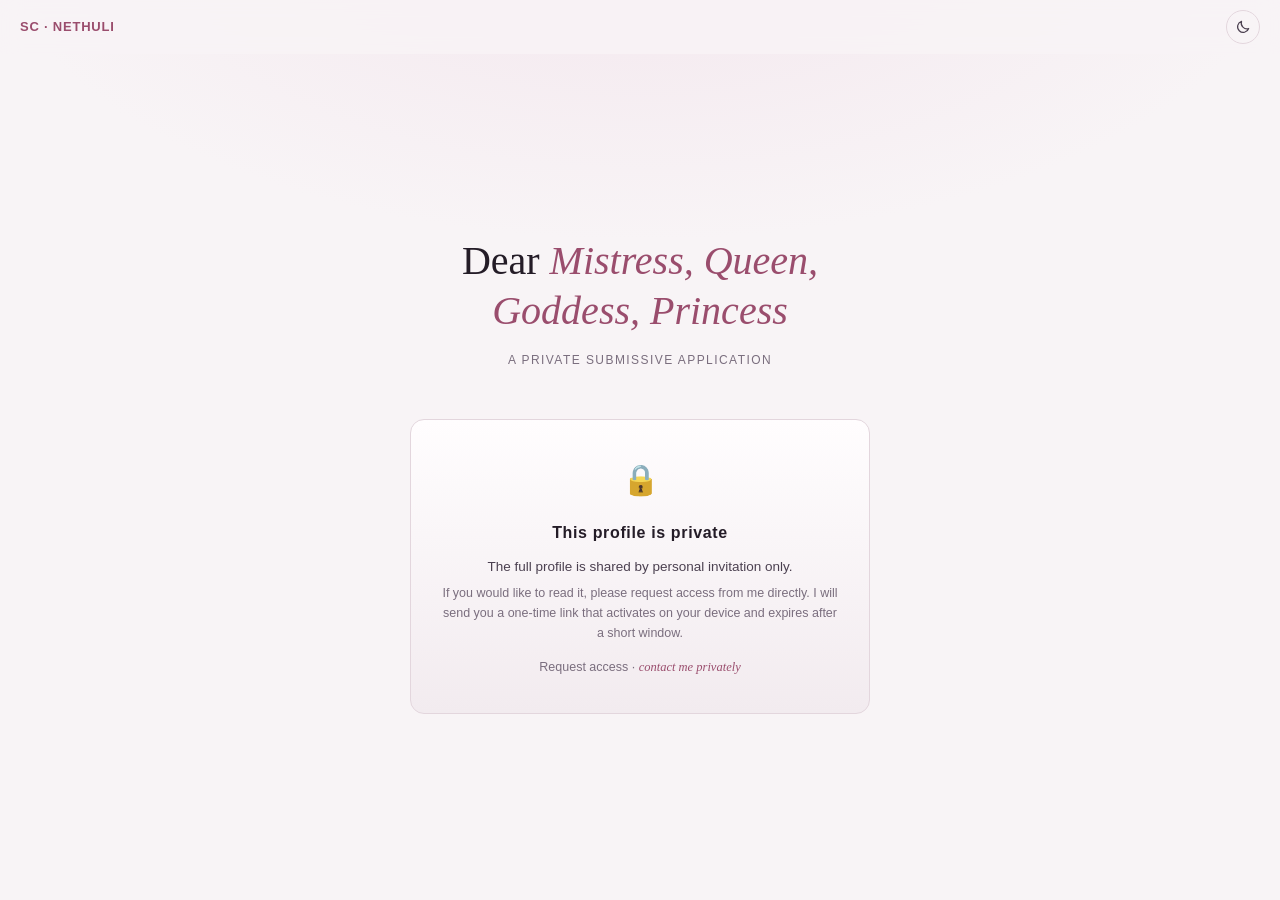
<file: index.html>
<!DOCTYPE html>
<html lang="en">
<head>
<meta charset="UTF-8" />
<meta name="viewport" content="width=device-width, initial-scale=1.0" />
<meta name="robots" content="noindex, nofollow" />
<title>Submissive Profile — SC (Nethuli)</title>
<meta name="description" content="A private submissive application by SC (Nethuli). The full profile is shared by personal invitation only, through a one-time link that opens on one device." />
<link rel="canonical" href="https://sub.nethulisewwandi.com/" />
<meta name="theme-color" content="#0e0b10" media="(prefers-color-scheme: dark)" />
<meta name="theme-color" content="#f8f4f6" media="(prefers-color-scheme: light)" />
<link rel="icon" type="image/svg+xml" href="assets/icon.svg" />
<link rel="icon" type="image/png" sizes="192x192" href="assets/icon-192.png" />
<link rel="apple-touch-icon" href="assets/apple-touch-icon.png" />
<link rel="manifest" href="manifest.webmanifest" />
<meta property="og:type" content="website" />
<meta property="og:site_name" content="SC · Nethuli" />
<meta property="og:title" content="Submissive Profile — SC (Nethuli)" />
<meta property="og:description" content="A private submissive application by SC (Nethuli). The full profile is shared by personal invitation only, through a one-time link that opens on one device." />
<meta property="og:url" content="https://sub.nethulisewwandi.com/" />
<meta property="og:image" content="https://sub.nethulisewwandi.com/assets/og.png" />
<meta property="og:image:width" content="1200" />
<meta property="og:image:height" content="630" />
<meta property="og:image:alt" content="SC · Nethuli: a private submissive application, shared by invitation only." />
<meta property="og:locale" content="en_GB" />
<meta name="twitter:card" content="summary_large_image" />
<meta name="twitter:title" content="Submissive Profile — SC (Nethuli)" />
<meta name="twitter:description" content="A private submissive application by SC (Nethuli). The full profile is shared by personal invitation only, through a one-time link that opens on one device." />
<meta name="twitter:image" content="https://sub.nethulisewwandi.com/assets/og.png" />
<meta name="twitter:image:alt" content="SC · Nethuli: a private submissive application, shared by invitation only." />
<script>(function(){try{var t=localStorage.getItem("sub-theme");if(t==="light"||t==="dark")document.documentElement.setAttribute("data-theme",t);}catch(e){}})();</script>

<!-- Google Analytics (GA4). Loaded only off-localhost so local editing never
     pollutes the property. Tracking only — this private profile shows no public
     visitor badge. Measurement ID is the site's web data stream. -->
<script>
(function () {
  var h = location.hostname;
  if (h === 'localhost' || h === '127.0.0.1' || h === '') return;   // skip dev
  var ID = 'G-FLS5CHT4WD';                                          // sub-profile Measurement ID
  var s = document.createElement('script');
  s.async = true; s.src = 'https://www.googletagmanager.com/gtag/js?id=' + ID;
  document.head.appendChild(s);
  window.dataLayer = window.dataLayer || [];
  window.gtag = function () { dataLayer.push(arguments); };
  gtag('js', new Date());
  gtag('config', ID);
})();
</script>
<style>
  :root {
    --bg: #0e0b10;
    --bg-soft: #16121a;
    --panel: #1c1620;
    --panel-2: #221a28;
    --line: #322836;
    --ink: #ece6ef;
    --ink-soft: #b8aec0;
    --muted: #8a8090;
    --accent: #b8869b;        /* dusty rose */
    --accent-strong: #d99fb4;
    --gold: #cda35b;
    --star: #d99fb4;
    --star-empty: #443a4a;
    --radius: 14px;
    --maxw: 920px;
    --font-body: "Georgia", "Iowan Old Style", "Times New Roman", serif;
    --font-ui: -apple-system, BlinkMacSystemFont, "Segoe UI", Roboto, Helvetica, Arial, sans-serif;
  }

  * { box-sizing: border-box; }

  html { scroll-behavior: smooth; }

  body {
    margin: 0;
    background: radial-gradient(1200px 600px at 50% -10%, #1a1320 0%, var(--bg) 55%) no-repeat;
    color: var(--ink);
    font-family: var(--font-body);
    font-size: 17px;
    line-height: 1.7;
    -webkit-font-smoothing: antialiased;
  }

  a { color: var(--accent-strong); }

  /* ---------- Nav (hidden until activated) ---------- */
  nav {
    position: sticky;
    top: 0;
    z-index: 50;
    background: rgba(14, 11, 16, 0.82);
    backdrop-filter: blur(10px);
    border-bottom: 1px solid var(--line);
    font-family: var(--font-ui);
  }
  /* before activation the app bar shows only the brand and the theme switch */
  body:not(.activated) nav a { display: none; }
  /* rule 30: the gate card sits in the centre of the screen below the app bar */
  body:not(.activated) main { min-height: calc(100% - 58px); display: flex; flex-direction: column; padding-bottom: 24px; }
  body:not(.activated) header.hero { margin-top: auto; padding-top: 24px; }
  body:not(.activated) #gate { margin-bottom: auto; width: 100%; }
  nav .nav-inner {
    max-width: var(--maxw);
    margin: 0 auto;
    padding: 12px 20px;
    display: flex;
    gap: 6px 18px;
    flex-wrap: wrap;
    align-items: center;
  }
  nav .brand {
    font-weight: 700;
    letter-spacing: 0.06em;
    text-transform: uppercase;
    font-size: 13px;
    color: var(--accent-strong);
    margin-right: auto;
  }
  nav a {
    color: var(--ink-soft);
    text-decoration: none;
    font-size: 13px;
    letter-spacing: 0.03em;
    padding: 4px 2px;
    border-bottom: 1px solid transparent;
    transition: color .15s, border-color .15s;
  }
  nav a:hover { color: var(--accent-strong); border-color: var(--accent); }

  /* ---------- Layout ---------- */
  main {
    max-width: var(--maxw);
    margin: 0 auto;
    padding: 0 20px 96px;
  }

  header.hero {
    text-align: center;
    padding: 72px 12px 40px;
  }
  header.hero .salutation {
    font-size: clamp(26px, 5vw, 40px);
    line-height: 1.25;
    margin: 0 0 14px;
    color: var(--ink);
    font-weight: 400;
  }
  header.hero .salutation em {
    color: var(--accent-strong);
    font-style: italic;
  }
  header.hero .updated {
    font-family: var(--font-ui);
    font-size: 12px;
    letter-spacing: 0.12em;
    text-transform: uppercase;
    color: var(--muted);
  }
  .rule {
    width: 60px;
    height: 1px;
    background: linear-gradient(90deg, transparent, var(--accent), transparent);
    margin: 28px auto;
    border: 0;
  }

  section { margin: 56px 0 0; scroll-margin-top: 70px; }

  h2.section-title {
    font-family: var(--font-ui);
    font-size: 13px;
    letter-spacing: 0.18em;
    text-transform: uppercase;
    color: var(--gold);
    margin: 0 0 22px;
    display: flex;
    align-items: center;
    gap: 14px;
  }
  h2.section-title::after {
    content: "";
    flex: 1;
    height: 1px;
    background: var(--line);
  }

  h3 {
    font-family: var(--font-ui);
    font-size: 15px;
    letter-spacing: 0.04em;
    color: var(--accent-strong);
    margin: 0 0 6px;
  }

  .panel {
    background: linear-gradient(180deg, var(--panel) 0%, var(--bg-soft) 100%);
    border: 1px solid var(--line);
    border-radius: var(--radius);
    padding: 22px 24px;
  }

  .lede { color: var(--ink-soft); }

  /* ---------- Profile stats ---------- */
  .stats {
    display: grid;
    grid-template-columns: repeat(auto-fit, minmax(150px, 1fr));
    gap: 1px;
    background: var(--line);
    border: 1px solid var(--line);
    border-radius: var(--radius);
    overflow: hidden;
  }
  .stat {
    background: var(--panel);
    padding: 16px 18px;
  }
  .stat .k {
    font-family: var(--font-ui);
    font-size: 11px;
    letter-spacing: 0.12em;
    text-transform: uppercase;
    color: var(--muted);
    margin-bottom: 4px;
  }
  .stat .v { font-size: 16px; color: var(--ink); }
  .stat .v.redacted { color: var(--accent); font-style: italic; }

  /* ---------- Prose blocks ---------- */
  .prose-block { margin-bottom: 26px; }
  .prose-block p { margin: 0; color: var(--ink-soft); }
  .prose-block p + p { margin-top: 12px; }

  .callout {
    border-left: 3px solid var(--accent);
    padding-left: 18px;
    color: var(--ink-soft);
    font-style: italic;
  }

  /* ---------- Do's cards ---------- */
  .cards {
    display: grid;
    grid-template-columns: repeat(auto-fill, minmax(250px, 1fr));
    gap: 14px;
  }
  .card {
    background: var(--panel);
    border: 1px solid var(--line);
    border-radius: 12px;
    padding: 16px 18px;
    transition: background-color .15s;
  }
  .card:hover { background: var(--card-hover, #241c29); }
  .card .card-title {
    font-family: var(--font-ui);
    font-weight: 600;
    font-size: 14px;
    letter-spacing: 0.03em;
    color: var(--accent-strong);
    margin-bottom: 6px;
  }
  .card p { margin: 0; font-size: 15px; color: var(--ink-soft); line-height: 1.55; }

  /* ---------- Limits ---------- */
  .limit-grid {
    display: grid;
    grid-template-columns: repeat(auto-fit, minmax(220px, 1fr));
    gap: 16px;
  }
  .limit-col h3 { display: flex; align-items: center; gap: 8px; }
  .badge-dot {
    width: 9px; height: 9px; border-radius: 50%; display: inline-block;
  }
  .dot-hard { background: #d9596b; }
  .dot-soft { background: var(--gold); }
  .dot-dream { background: var(--accent-strong); }
  .dot-commit { background: #6fae8f; }

  ul.clean { list-style: none; margin: 0; padding: 0; }
  ul.clean li {
    padding: 7px 0;
    border-bottom: 1px solid var(--line);
    font-size: 15px;
    color: var(--ink-soft);
  }
  ul.clean li:last-child { border-bottom: 0; }
  ul.clean li .note {
    display: block;
    font-family: var(--font-ui);
    font-size: 12px;
    color: var(--muted);
  }
  .emph { color: var(--accent-strong); font-style: italic; }

  .dream-tag {
    font-family: var(--font-ui); font-size: 10px; font-weight: 600;
    letter-spacing: .06em; text-transform: uppercase;
    color: var(--accent-strong); opacity: .8; margin-left: auto;
  }
  ul.checklist { list-style: none; margin: 0; padding: 0; }
  ul.checklist li {
    position: relative; padding: 7px 0 7px 26px;
    border-bottom: 1px solid var(--line);
    font-size: 15px; color: var(--ink-soft);
  }
  ul.checklist li:last-child { border-bottom: 0; }
  ul.checklist li::before {
    content: ""; position: absolute; left: 0; top: 50%; transform: translateY(-50%);
    width: 15px; height: 15px; border: 1.5px solid var(--line);
    border-radius: 4px; box-sizing: border-box;
  }
  ul.checklist li.done { color: var(--muted); }
  ul.checklist li.done::before {
    content: "✓"; border-color: var(--accent-strong); color: var(--accent-strong);
    background: rgba(184,134,155,.12);
    font-size: 11px; line-height: 12px; text-align: center; font-family: var(--font-ui);
  }
  ul.checklist li .note {
    font-family: var(--font-ui); font-size: 12px; color: var(--muted); margin-left: 4px;
  }

  /* ---------- Legend ---------- */
  .legend {
    display: flex;
    flex-wrap: wrap;
    gap: 10px 22px;
    font-family: var(--font-ui);
    font-size: 12.5px;
    color: var(--ink-soft);
    margin-bottom: 18px;
  }
  .legend .pill {
    display: inline-flex;
    align-items: center;
    gap: 7px;
  }
  .legend .swatch {
    width: 11px; height: 11px; border-radius: 3px; display: inline-block;
  }
  .sw-do { background: var(--accent-strong); }
  .sw-newbie { background: var(--gold); }
  .sw-maybe { background: #6f7aa0; }
  .sw-dont { background: #d9596b; }

  /* ---------- Detailed table ---------- */
  .table-wrap { overflow-x: auto; border-radius: var(--radius); border: 1px solid var(--line); }
  table.kinks {
    width: 100%;
    border-collapse: collapse;
    font-size: 14.5px;
    min-width: 560px;
  }
  table.kinks thead th {
    font-family: var(--font-ui);
    font-size: 11px;
    letter-spacing: 0.1em;
    text-transform: uppercase;
    text-align: left;
    color: var(--muted);
    background: var(--panel-2);
    padding: 11px 16px;
    position: sticky;
    top: 0;
  }
  table.kinks tbody tr { border-top: 1px solid var(--line); }
  table.kinks tbody tr:hover { background: rgba(184,134,155,0.06); }
  table.kinks td { padding: 11px 16px; vertical-align: top; color: var(--ink-soft); }
  table.kinks td.sub { color: var(--ink); }
  table.kinks td.notes { font-family: var(--font-ui); font-size: 12.5px; color: var(--muted); }
  table.kinks tr.group td {
    background: var(--bg-soft);
    font-family: var(--font-ui);
    font-size: 11px;
    letter-spacing: 0.14em;
    text-transform: uppercase;
    color: var(--gold);
    font-weight: 600;
    padding: 10px 16px;
  }
  .stars { white-space: nowrap; letter-spacing: 1px; }
  .stars .f { color: var(--star); }
  .stars .e { color: var(--star-empty); }
  .tag {
    display: inline-block;
    font-family: var(--font-ui);
    font-size: 10.5px;
    letter-spacing: 0.06em;
    text-transform: uppercase;
    padding: 2px 8px;
    border-radius: 999px;
    border: 1px solid var(--gold);
    color: var(--gold);
  }
  .notes strong { color: var(--accent-strong); font-weight: 600; }

  /* ---------- Signature ---------- */
  .signature {
    text-align: center;
    margin-top: 64px;
    font-style: italic;
    color: var(--ink-soft);
  }
  .signature .name {
    font-family: var(--font-ui);
    font-style: normal;
    letter-spacing: 0.2em;
    text-transform: uppercase;
    font-size: 13px;
    color: var(--accent-strong);
    margin-top: 6px;
  }

  footer {
    text-align: center;
    font-family: var(--font-ui);
    font-size: 11px;
    letter-spacing: 0.08em;
    color: var(--muted);
    margin-top: 48px;
  }

  /* ---------- Gate (activation UI) ---------- */
  #gate {
    max-width: 460px;
    margin: 8px auto 0;
    text-align: center;
  }
  body.activated #gate { display: none; }
  #profile-content { display: none; }
  body.activated #profile-content { display: block; }

  .gate-card {
    background: linear-gradient(180deg, var(--panel) 0%, var(--bg-soft) 100%);
    border: 1px solid var(--line);
    border-radius: var(--radius);
    padding: 34px 30px;
  }
  .gate-card .lock-icon {
    font-size: 30px;
    margin-bottom: 14px;
    filter: grayscale(0.2);
  }
  .gate-card h2 {
    font-family: var(--font-ui);
    font-size: 16px;
    letter-spacing: 0.04em;
    color: var(--ink);
    margin: 0 0 10px;
  }
  .gate-card p {
    font-family: var(--font-ui);
    font-size: 13.5px;
    color: var(--ink-soft);
    margin: 0 0 6px;
    line-height: 1.6;
  }
  .gate-card .muted { color: var(--muted); font-size: 12.5px; }

  /* progress bar */
  .progress {
    height: 5px;
    width: 100%;
    background: var(--line);
    border-radius: 999px;
    overflow: hidden;
    margin: 22px 0 14px;
  }
  .progress > span {
    display: block;
    height: 100%;
    width: 0%;
    background: linear-gradient(90deg, var(--accent), var(--accent-strong));
    border-radius: 999px;
    transition: width .35s ease;
  }
  .steps {
    font-family: var(--font-ui);
    font-size: 12.5px;
    color: var(--muted);
    min-height: 18px;
    letter-spacing: 0.02em;
  }
  .gate-state { display: none; }
  .gate-state.show { display: block; }
  .err-reason {
    color: var(--accent-strong);
    font-style: italic;
    font-family: var(--font-body);
  }
  .contact {
    margin-top: 14px;
    font-family: var(--font-ui);
    font-size: 12.5px;
    color: var(--muted);
  }
  .spin {
    display: inline-block;
    width: 13px; height: 13px;
    border: 2px solid var(--line);
    border-top-color: var(--accent-strong);
    border-radius: 50%;
    animation: spin 0.8s linear infinite;
    vertical-align: -2px;
    margin-right: 6px;
  }
  @keyframes spin { to { transform: rotate(360deg); } }

  @media (max-width: 540px) {
    body { font-size: 16px; }
    main { padding: 0 14px 72px; }
    .panel { padding: 18px; }
    .gate-card { padding: 26px 20px; }
  }
</style>
<link rel="stylesheet" href="assets/site.css" />
</head>
<body>

<nav>
  <div class="nav-inner">
    <span class="brand">SC · Nethuli</span>
    <a href="#about">About</a>
    <a href="#experience">Experience</a>
    <a href="#dos">Do's</a>
    <a href="#limits">Limits</a>
    <a href="#detailed">Detailed List</a>
    <a href="terms.html">Terms</a>
  </div>
</nav>

<main>

  <header class="hero">
    <h1 class="salutation">Dear <em>Mistress, Queen,<br />Goddess, Princess</em></h1>
    <div class="updated">A private submissive application</div>
  </header>

  <!-- ===================== ACCESS GATE ===================== -->
  <div id="gate">

    <!-- State: activating (token present, handshake in progress) -->
    <div class="gate-state" id="state-activating">
      <div class="gate-card">
        <div class="lock-icon">🔓</div>
        <h2>Activating your access…</h2>
        <p class="muted">Verifying your one-time invitation and binding it to this device.</p>
        <div class="progress"><span id="bar"></span></div>
        <div class="steps" id="steps"><span class="spin"></span>Starting…</div>
      </div>
    </div>

    <!-- State: no token (someone landed here without an invite) -->
    <div class="gate-state" id="state-locked">
      <div class="gate-card">
        <div class="lock-icon">🔒</div>
        <h2>This profile is private</h2>
        <p>The full profile is shared by personal invitation only.</p>
        <p class="muted">If you would like to read it, please request access from me directly. I will send you a one-time link that activates on your device and expires after a short window.</p>
        <div class="contact">Request access · <span class="err-reason">contact me privately</span></div>
      </div>
    </div>

    <!-- State: error (invalid / expired / wrong device / revoked) -->
    <div class="gate-state" id="state-error">
      <div class="gate-card">
        <div class="lock-icon">⛔</div>
        <h2>This link can't be opened</h2>
        <p class="err-reason" id="err-text">Invalid link.</p>
        <p class="muted" id="err-help">Please ask me for a fresh invitation link.</p>
      </div>
    </div>

  </div>

  <!-- ===================== PROFILE (injected after activation) ===================== -->
  <div id="profile-content"></div>

</main>

<script>
  // ---- CONFIG --------------------------------------------------------------
  // Paste your Apps Script Web App /exec URL here after deploying the backend.
  const APPS_SCRIPT_URL = 'https://script.google.com/macros/s/AKfycbzbFE7CW-CbqVOst_Pt_juMW0aDkvQI4f1TiBx29U1UFNxynpqRP_RpRmLugkNm5MKZXw/exec';
  // -------------------------------------------------------------------------

  const $ = (id) => document.getElementById(id);
  const showState = (id) => {
    document.querySelectorAll('.gate-state').forEach(el => el.classList.remove('show'));
    if (id) $(id).classList.add('show');
  };

  // Read the one-time token from the URL hash (#k=...). The hash is never sent
  // to any server, so the token stays out of request logs / referrers.
  function readToken() {
    const h = location.hash || '';
    const m = h.match(/[#&]k=([^&]+)/);
    return m ? decodeURIComponent(m[1]) : '';
  }

  const TOKEN_KEY = (t) => 'spk_secret_' + t;

  // Lightweight device fingerprint (UA + language + screen + timezone + a tiny
  // canvas hash). Not unbreakable — it's friction against sharing a copied secret.
  async function fingerprint() {
    const bits = [
      navigator.userAgent,
      navigator.language,
      (navigator.languages || []).join(','),
      screen.width + 'x' + screen.height + 'x' + (screen.colorDepth || ''),
      new Date().getTimezoneOffset(),
      navigator.hardwareConcurrency || '',
      navigator.platform || '',
    ];
    try {
      const c = document.createElement('canvas');
      const ctx = c.getContext('2d');
      ctx.textBaseline = 'top';
      ctx.font = "14px 'Arial'";
      ctx.fillStyle = '#f60';
      ctx.fillRect(0, 0, 62, 20);
      ctx.fillStyle = '#069';
      ctx.fillText('sp-fp', 2, 2);
      bits.push(c.toDataURL());
    } catch (e) { /* canvas blocked — skip */ }
    const data = new TextEncoder().encode(bits.join('|'));
    const buf = await crypto.subtle.digest('SHA-256', data);
    return Array.from(new Uint8Array(buf)).map(b => b.toString(16).padStart(2, '0')).join('');
  }

  function setProgress(pct, label) {
    $('bar').style.width = pct + '%';
    $('steps').innerHTML = (pct < 100 ? '<span class="spin"></span>' : '') + label;
  }

  function failWith(reason) {
    const map = {
      'invalid':      ['Invalid link.', 'This invitation isn’t recognised. Please ask me for a fresh one.'],
      'expired':      ['This invitation has expired.', 'Time-limited access has lapsed. Ask me to issue a new link.'],
      'revoked':      ['Access was withdrawn.', 'This link has been revoked. Please contact me.'],
      'other-device': ['Already opened on another device.', 'This one-time link is bound to the first device that used it.'],
      'missing-token':['No invitation token.', 'Please use the full link I sent you.'],
      'network':      ['Couldn’t reach the server.', 'Check your connection and reload the link.'],
      'error':        ['Something went wrong.', 'Please try again, or ask me for a fresh link.'],
    };
    const [text, help] = map[reason] || map['error'];
    $('err-text').textContent = text;
    $('err-help').textContent = help;
    showState('state-error');
  }

  function reveal(html) {
    $('profile-content').innerHTML = html;
    document.body.classList.add('activated');
    document.body.scrollTo({ top: 0 });
  }

  async function activate(token) {
    showState('state-activating');
    setProgress(12, 'Reading your invitation…');

    const fp = await fingerprint();
    setProgress(38, 'Identifying this device…');

    const deviceSecret = localStorage.getItem(TOKEN_KEY(token)) || '';

    let res, json;
    try {
      setProgress(62, 'Verifying with the server…');
      res = await fetch(APPS_SCRIPT_URL, {
        method: 'POST',
        // text/plain keeps this a "simple" request → no CORS preflight.
        headers: { 'Content-Type': 'text/plain;charset=utf-8' },
        body: JSON.stringify({ token, fingerprint: fp, deviceSecret }),
        redirect: 'follow',
      });
      json = await res.json();
    } catch (e) {
      return failWith('network');
    }

    if (!json || !json.ok) return failWith((json && json.reason) || 'error');

    if (json.deviceSecret) localStorage.setItem(TOKEN_KEY(token), json.deviceSecret);

    setProgress(100, 'Access granted ✓');
    setTimeout(() => reveal(json.content), 450);
  }

  (function init() {
    const token = readToken();
    if (!token) { showState('state-locked'); return; }
    if (!APPS_SCRIPT_URL || APPS_SCRIPT_URL.indexOf('PASTE_') === 0) {
      // Backend not wired up yet.
      $('err-text').textContent = 'Access backend not configured yet.';
      $('err-help').textContent = 'Set APPS_SCRIPT_URL in index.html.';
      showState('state-error');
      return;
    }
    activate(token);
  })();
</script>

<script src="assets/site.js"></script>
</body>
</html>
</file>
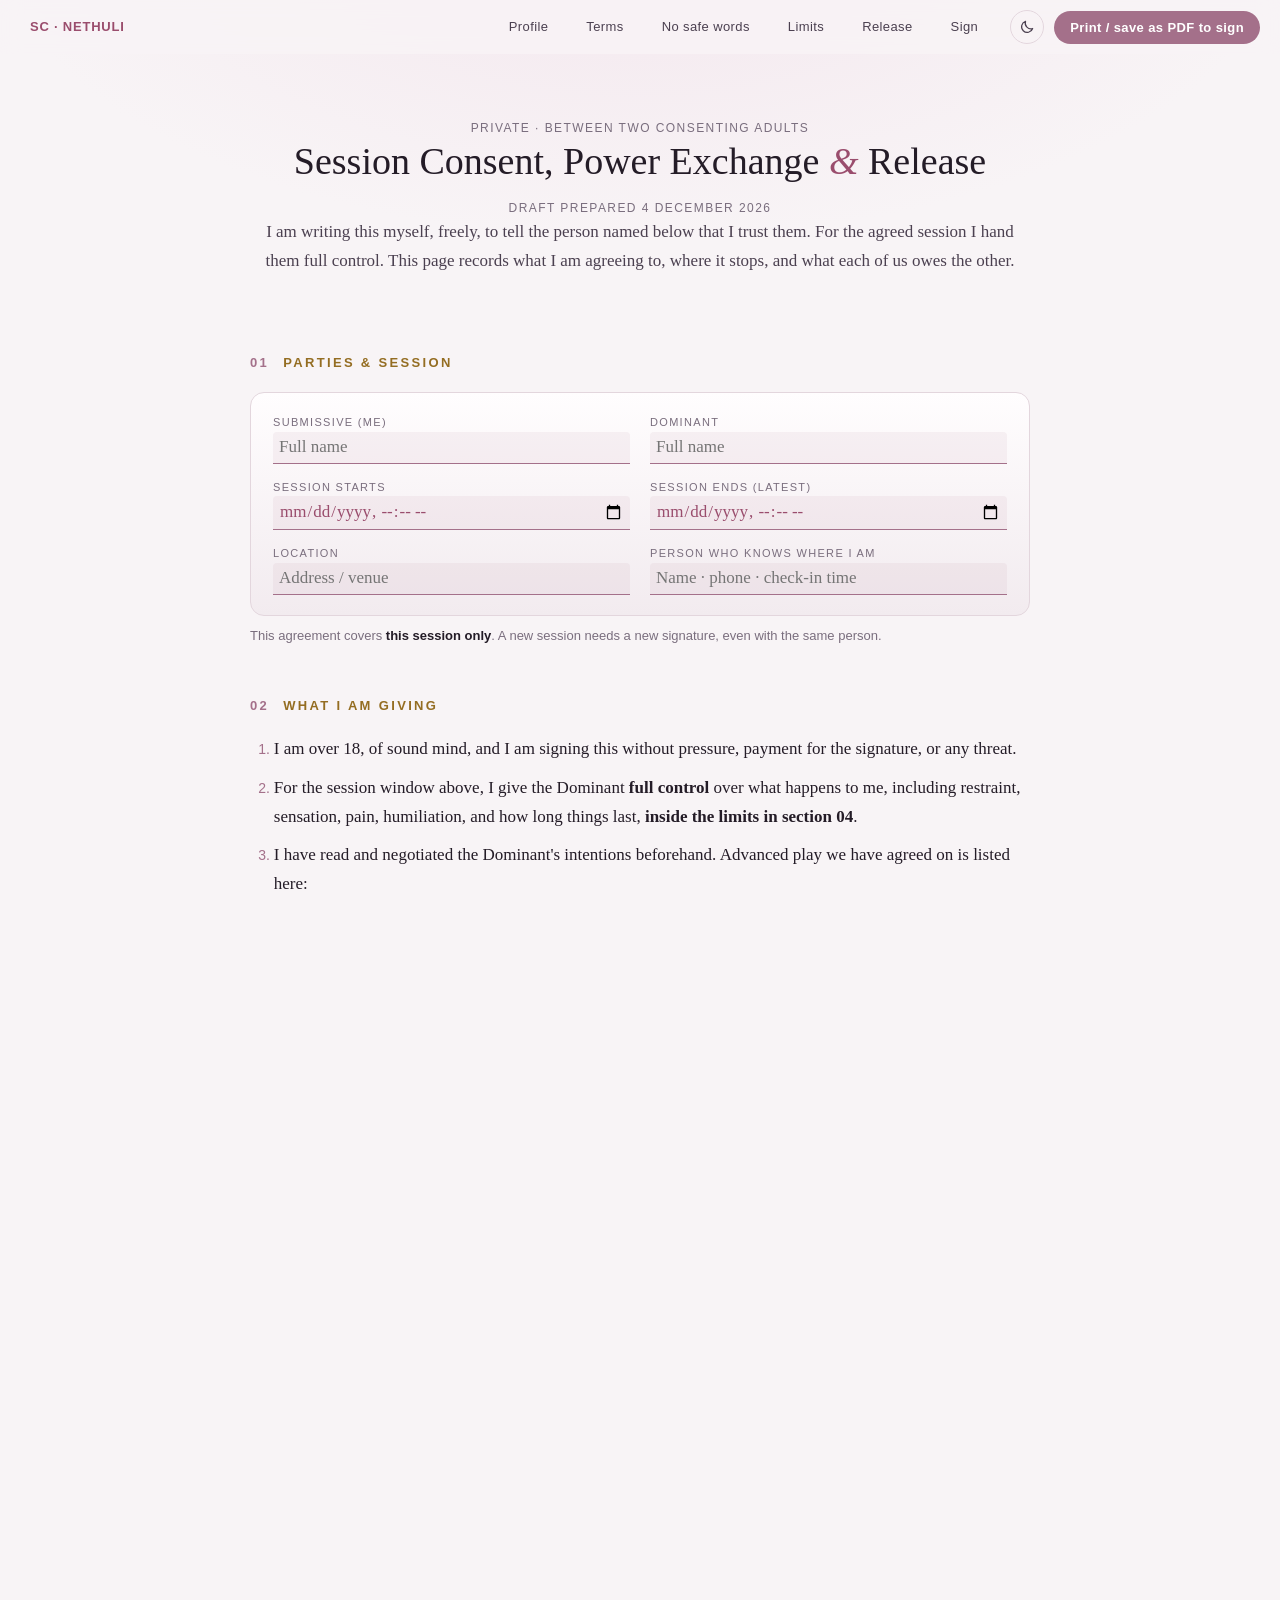
<file: consent.html>
<!DOCTYPE html>
<html lang="en">
<head>
<meta charset="UTF-8" />
<meta name="viewport" content="width=device-width, initial-scale=1.0" />
<meta name="robots" content="noindex, nofollow" />
<title>Session Consent &amp; Release</title>
<meta name="description" content="A private submissive application by SC (Nethuli). The full profile is shared by personal invitation only, through a one-time link that opens on one device." />
<link rel="canonical" href="https://sub.nethulisewwandi.com/consent.html" />
<meta name="theme-color" content="#0e0b10" media="(prefers-color-scheme: dark)" />
<meta name="theme-color" content="#f8f4f6" media="(prefers-color-scheme: light)" />
<link rel="icon" type="image/svg+xml" href="assets/icon.svg" />
<link rel="icon" type="image/png" sizes="192x192" href="assets/icon-192.png" />
<link rel="apple-touch-icon" href="assets/apple-touch-icon.png" />
<link rel="manifest" href="manifest.webmanifest" />
<meta property="og:type" content="website" />
<meta property="og:site_name" content="SC · Nethuli" />
<meta property="og:title" content="Session Consent &amp; Release" />
<meta property="og:description" content="A private submissive application by SC (Nethuli). The full profile is shared by personal invitation only, through a one-time link that opens on one device." />
<meta property="og:url" content="https://sub.nethulisewwandi.com/consent.html" />
<meta property="og:image" content="https://sub.nethulisewwandi.com/assets/og.png" />
<meta property="og:image:width" content="1200" />
<meta property="og:image:height" content="630" />
<meta property="og:image:alt" content="SC · Nethuli: a private submissive application, shared by invitation only." />
<meta property="og:locale" content="en_GB" />
<meta name="twitter:card" content="summary_large_image" />
<meta name="twitter:title" content="Session Consent &amp; Release" />
<meta name="twitter:description" content="A private submissive application by SC (Nethuli). The full profile is shared by personal invitation only, through a one-time link that opens on one device." />
<meta name="twitter:image" content="https://sub.nethulisewwandi.com/assets/og.png" />
<meta name="twitter:image:alt" content="SC · Nethuli: a private submissive application, shared by invitation only." />
<script>(function(){try{var t=localStorage.getItem("sub-theme");if(t==="light"||t==="dark")document.documentElement.setAttribute("data-theme",t);}catch(e){}})();</script>

<!-- Google Analytics (GA4). Same property as the profile; loaded only
     off-localhost so local editing never pollutes it. -->
<script>
(function () {
  var h = location.hostname;
  if (h === 'localhost' || h === '127.0.0.1' || h === '') return;   // skip dev
  var ID = 'G-FLS5CHT4WD';                                          // sub-profile Measurement ID
  var s = document.createElement('script');
  s.async = true; s.src = 'https://www.googletagmanager.com/gtag/js?id=' + ID;
  document.head.appendChild(s);
  window.dataLayer = window.dataLayer || [];
  window.gtag = function () { dataLayer.push(arguments); };
  gtag('js', new Date());
  gtag('config', ID);
})();
</script>

<style>
  :root {
    --bg: #0e0b10;
    --bg-soft: #16121a;
    --panel: #1c1620;
    --line: #322836;
    --ink: #ece6ef;
    --ink-soft: #b8aec0;
    --muted: #8a8090;
    --accent: #b8869b;        /* dusty rose */
    --accent-strong: #d99fb4;
    --gold: #cda35b;
    --hard: #d9596b;
    --commit: #6fae8f;
    --radius: 14px;
    --maxw: 820px;
    --font-body: "Georgia", "Iowan Old Style", "Times New Roman", serif;
    --font-ui: -apple-system, BlinkMacSystemFont, "Segoe UI", Roboto, Helvetica, Arial, sans-serif;
    --font-mono: ui-monospace, SFMono-Regular, "SF Mono", Menlo, Consolas, monospace;
  }

  * { box-sizing: border-box; }
  html { scroll-behavior: smooth; }
  @media (prefers-reduced-motion: reduce) { html { scroll-behavior: auto; } }

  body {
    margin: 0;
    background: radial-gradient(1200px 600px at 50% -10%, #1a1320 0%, var(--bg) 55%) no-repeat;
    background-color: var(--bg);
    color: var(--ink);
    font-family: var(--font-body);
    font-size: 17px;
    line-height: 1.7;
    -webkit-font-smoothing: antialiased;
  }
  a { color: var(--accent-strong); }
  p { margin: 0; }
  strong { color: var(--ink); }

  /* ---------- Nav ---------- */
  nav {
    position: sticky; top: 0; z-index: 50;
    background: rgba(14, 11, 16, 0.82);
    backdrop-filter: blur(10px);
    border-bottom: 1px solid var(--line);
    font-family: var(--font-ui);
  }
  nav .nav-inner {
    max-width: var(--maxw); margin: 0 auto; padding: 12px 20px;
    display: flex; gap: 6px 18px; flex-wrap: wrap; align-items: center;
  }
  nav .brand {
    font-weight: 700; letter-spacing: 0.06em; text-transform: uppercase;
    font-size: 13px; color: var(--accent-strong); margin-right: auto; text-decoration: none;
  }
  nav a {
    color: var(--ink-soft); text-decoration: none; font-size: 13px; letter-spacing: 0.03em;
    padding: 4px 2px; border-bottom: 1px solid transparent; transition: color .15s, border-color .15s;
  }
  nav a:hover, nav a:focus-visible { color: var(--accent-strong); border-color: var(--accent); }

  /* ---------- Layout ---------- */
  main { max-width: var(--maxw); margin: 0 auto; padding: 0 20px 96px; }
  header.hero { text-align: center; padding: 64px 12px 28px; }
  header.hero h1 {
    font-size: clamp(26px, 5vw, 38px); line-height: 1.25; margin: 0 0 12px;
    font-weight: 400; text-wrap: balance;
  }
  header.hero h1 em { color: var(--accent-strong); }
  .kicker {
    font-family: var(--font-ui); font-size: 12px; letter-spacing: 0.12em;
    text-transform: uppercase; color: var(--muted);
  }
  .rule {
    width: 60px; height: 1px; border: 0; margin: 26px auto;
    background: linear-gradient(90deg, transparent, var(--accent), transparent);
  }

  section { margin: 48px 0 0; scroll-margin-top: 70px; }
  h2.section-title {
    font-family: var(--font-ui); font-size: 13px; letter-spacing: 0.18em;
    text-transform: uppercase; color: var(--gold); margin: 0 0 18px;
    display: flex; align-items: center; gap: 14px;
  }
  h2.section-title .cl { color: var(--accent); flex: none; }
  h2.section-title::after { content: ""; flex: 1; height: 1px; background: var(--line); }

  .stack { display: flex; flex-direction: column; gap: 14px; }
  .lede { color: var(--ink-soft); }
  .note { font-family: var(--font-ui); font-size: 13px; line-height: 1.6; color: var(--muted); }

  ol.clauses { margin: 0; padding-left: 1.4em; display: flex; flex-direction: column; gap: 10px; }
  ol.clauses li::marker { color: var(--accent); font-family: var(--font-ui); font-size: 14px; }

  .panel {
    background: linear-gradient(180deg, var(--panel) 0%, var(--bg-soft) 100%);
    border: 1px solid var(--line); border-radius: var(--radius); padding: 20px 22px;
  }
  .panel.hard { border-color: rgba(217, 89, 107, .5); }
  .panel.hard h3 { color: var(--hard); }
  .panel h3 {
    font-family: var(--font-ui); font-size: 12px; letter-spacing: 0.14em;
    text-transform: uppercase; color: var(--accent-strong); margin: 0 0 10px;
  }

  /* ---------- Fill-in fields ---------- */
  .fill {
    font: inherit; color: var(--accent-strong);
    background: rgba(184, 134, 155, .10);
    border: 0; border-bottom: 1.5px solid var(--accent); border-radius: 4px 4px 0 0;
    padding: 1px 6px; min-width: 12ch;
  }
  .fill:focus-visible { outline: 2px solid var(--accent-strong); outline-offset: 2px; }
  textarea.fill { width: 100%; min-height: 4.5em; resize: vertical; display: block; margin-top: 6px; }

  .grid2 { display: grid; grid-template-columns: 1fr 1fr; gap: 14px 20px; }
  @media (max-width: 640px) { .grid2 { grid-template-columns: 1fr; } }
  .field label {
    display: block; font-family: var(--font-ui); font-size: 11px; letter-spacing: 0.12em;
    text-transform: uppercase; color: var(--muted);
  }
  .field .fill { width: 100%; }

  /* ---------- Initials checklist ---------- */
  .ack { display: grid; grid-template-columns: auto 1fr; gap: 10px 14px; align-items: center; }
  .ack input[type=checkbox] { width: 20px; height: 20px; accent-color: var(--accent); }

  /* ---------- Signatures ---------- */
  .sigs { display: grid; grid-template-columns: 1fr 1fr; gap: 20px; }
  @media (max-width: 640px) { .sigs { grid-template-columns: 1fr; } }
  .sig-line { border-bottom: 1px solid var(--ink-soft); height: 56px; margin: 6px 0 4px; }

  .btn {
    font-family: var(--font-ui); font-size: 13px; letter-spacing: .04em;
    color: var(--ink); background: var(--panel); border: 1px solid var(--accent);
    border-radius: 999px; padding: 8px 18px; cursor: pointer;
    transition: background .15s, box-shadow .15s;
  }
  .btn:hover { background: #2a2030; box-shadow: 0 0 0 3px rgba(184, 134, 155, .18); }

  /* ---------- Print: plain black on white, no chrome ---------- */
  @media print {
    :root { --ink: #000; --ink-soft: #222; --muted: #444; --accent: #555; --accent-strong: #000; --gold: #000; --line: #999; --hard: #000; }
    body { background: #fff; color: #000; font-size: 12pt; }
    nav, .no-print { display: none !important; }
    .panel { background: none; border-color: #999; break-inside: avoid; }
    .fill { background: none; color: #000; border-bottom-color: #000; }
    section { margin-top: 24px; }
    header.hero { padding-top: 0; }
  }
</style>
<link rel="stylesheet" href="assets/site.css" />
</head>
<body>

<nav>
  <div class="nav-inner">
    <a class="brand" href="index.html">SC · Nethuli</a>
    <a href="index.html">Profile</a>
    <a href="terms.html">Terms</a>
    <a href="#nosafeword">No safe words</a>
    <a href="#limits">Limits</a>
    <a href="#release">Release</a>
    <a href="#sign">Sign</a>
    <span class="nav-tools"><button class="cta" type="button" onclick="window.print()">Print / save as PDF to sign</button></span>
  </div>
</nav>

<main>
  <header class="hero">
    <div class="kicker">Private · between two consenting adults</div>
    <h1>Session Consent, Power Exchange <em>&amp;</em> Release</h1>
    <div class="kicker">Draft prepared <span id="stamp"></span></div>
    <p class="lede">I am writing this myself, freely, to tell the person named below that I trust them.
      For the agreed session I hand them full control. This page records what I am agreeing to,
      where it stops, and what each of us owes the other.</p>
  </header>

  <!-- 1 -->
  <section id="parties">
    <h2 class="section-title"><span class="cl">01</span> Parties &amp; session</h2>
    <div class="panel grid2">
      <div class="field"><label>Submissive (me)</label><input class="fill" placeholder="Full name" /></div>
      <div class="field"><label>Dominant</label><input class="fill" placeholder="Full name" /></div>
      <div class="field"><label>Session starts</label><input class="fill" type="datetime-local" /></div>
      <div class="field"><label>Session ends (latest)</label><input class="fill" type="datetime-local" /></div>
      <div class="field"><label>Location</label><input class="fill" placeholder="Address / venue" /></div>
      <div class="field"><label>Person who knows where I am</label><input class="fill" placeholder="Name · phone · check-in time" /></div>
    </div>
    <p class="note" style="margin-top:10px">This agreement covers <strong>this session only</strong>. A new session needs a new
      signature, even with the same person.</p>
  </section>

  <!-- 2 -->
  <section id="grant">
    <h2 class="section-title"><span class="cl">02</span> What I am giving</h2>
    <ol class="clauses">
      <li>I am over 18, of sound mind, and I am signing this without pressure, payment for the signature, or any threat.</li>
      <li>For the session window above, I give the Dominant <strong>full control</strong> over what happens to me,
        including restraint, sensation, pain, humiliation, and how long things last, <strong>inside the limits in section 04</strong>.</li>
      <li>I have read and negotiated the Dominant's intentions beforehand. Advanced play we have agreed on is listed here:
        <textarea class="fill" placeholder="e.g. heavy impact, extended bondage, consensual non-consent roleplay, …"></textarea></li>
      <li>Anything <strong>not</strong> on that list and not obviously within its spirit needs my agreement first, before the session or during a check-in.</li>
    </ol>
  </section>

  <!-- 3 -->
  <section id="nosafeword">
    <h2 class="section-title"><span class="cl">03</span> No safe words, and the one exception</h2>
    <div class="stack">
      <p>During the session there are <strong>no safe words for play</strong>. "No", "stop", "please", crying, begging and
        struggling are part of the scene and do not end it. The Dominant may carry on through them.</p>
      <div class="panel hard">
        <h3>Emergency signal: never part of play</h3>
        <p>One signal is kept back for <strong>real emergencies only</strong>: a medical problem, a panic attack,
          numbness or loss of feeling, trouble breathing, chest pain, or anything that feels truly wrong rather than hard.</p>
        <p style="margin-top:10px">Signal: <input class="fill" placeholder='e.g. "Red light" / drop the ball / 3 hard taps' style="min-width:28ch" /></p>
        <p style="margin-top:10px">Gagged or restrained: <input class="fill" placeholder="e.g. drop the held object / hum 3 times" style="min-width:28ch" /></p>
        <p class="note" style="margin-top:10px">When the signal is given, all play stops at once, restraints come off, and we check what is wrong.
          I promise never to use it to get out of something that is only intense. The Dominant promises never to ignore it.</p>
      </div>
      <p>The Dominant may also stop or pause at any time, for any reason, and should check in when they think I may
        be past what I can handle.</p>
    </div>
  </section>

  <!-- 4 -->
  <section id="limits">
    <h2 class="section-title"><span class="cl">04</span> Limits that still hold</h2>
    <div class="stack">
      <p>Giving full control does not cancel my hard limits. These are off the table no matter what I say in the moment:</p>
      <div class="panel hard">
        <h3>Hard limits</h3>
        <ol class="clauses">
          <li>Anything that is likely to cause serious or lasting injury: broken bones, permanent scarring or marks I have not agreed to, damage to organs, nerves or joints.</li>
          <li>Anyone else present, watching, or joining without my agreement before the session.</li>
          <li>Photos, video or audio without my agreement before the session.</li>
          <li>Drugs or alcohol beyond what we agreed before the session, and any play while the Dominant is impaired.</li>
          <li>Being left alone while restrained.</li>
          <li>Unprotected sex, unless we have agreed otherwise and shared recent test results.</li>
          <li>Also, from my profile: <textarea class="fill" placeholder="Copy your hard limits from the profile here"></textarea></li>
        </ol>
      </div>
      <div class="panel">
        <h3>Soft limits (Dominant may push, carefully)</h3>
        <textarea class="fill" placeholder="Things I'm nervous about but open to being pushed on"></textarea>
      </div>
    </div>
  </section>

  <!-- 5 -->
  <section id="health">
    <h2 class="section-title"><span class="cl">05</span> Health</h2>
    <div class="panel stack">
      <p>So that the Dominant can keep me safe, I disclose:</p>
      <div class="grid2">
        <div class="field"><label>Medical conditions</label><input class="fill" placeholder="Asthma, heart, epilepsy, joints, none…" /></div>
        <div class="field"><label>Medication</label><input class="fill" placeholder="Incl. blood thinners, inhalers" /></div>
        <div class="field"><label>Allergies</label><input class="fill" placeholder="Latex, lube, adhesives…" /></div>
        <div class="field"><label>Old injuries / sensitive areas</label><input class="fill" /></div>
        <div class="field"><label>Emergency contact</label><input class="fill" placeholder="Name · phone" /></div>
        <div class="field"><label>Last STI test (both)</label><input class="fill" placeholder="Date / result shared Y/N" /></div>
      </div>
      <p class="note">I will tell the Dominant before we start if anything here changes, or if I am tired, unwell or not in the right frame of mind.</p>
    </div>
  </section>

  <!-- 6 -->
  <section id="duties">
    <h2 class="section-title"><span class="cl">06</span> What the Dominant takes on</h2>
    <p class="lede" style="margin-bottom:12px">Control comes with responsibility. By signing, the Dominant agrees to:</p>
    <ol class="clauses">
      <li>Stay sober enough to judge risk, and watch my breathing, colour, circulation and responses the whole time.</li>
      <li>Keep safety shears, a first-aid kit and a charged phone within reach when I am restrained.</li>
      <li>Stop at once and call for help (Singapore: <strong>995</strong>) if I may be seriously hurt, even if that means the session ends or others find out.</li>
      <li>Keep to the agreed list and limits, and not use the "no safe words" rule as cover for anything outside them.</li>
      <li>Give aftercare when we finish: <input class="fill" placeholder="water, blanket, cuddles, talk, check-in next day…" style="min-width:30ch" /></li>
      <li>Keep what happens, and this document, private.</li>
    </ol>
  </section>

  <!-- 7 -->
  <section id="release">
    <h2 class="section-title"><span class="cl">07</span> Risk, release &amp; indemnity</h2>
    <ol class="clauses">
      <li><strong>I understand the risks.</strong> BDSM can cause pain, bruising, welts, soreness, small cuts, nerve pressure,
        emotional reactions and "drop" afterwards. I accept these as part of what I asked for.</li>
      <li><strong>Release.</strong> To the fullest extent the law allows, I release the Dominant from claims for
        <em>ordinary, expected</em> effects of the play agreed in this document, carried out within its limits.</li>
      <li><strong>Indemnity.</strong> To the same extent, I will not hold the Dominant responsible for harm that comes from
        information I hid or got wrong in section 05.</li>
      <li><strong>What this does not cover.</strong> This release does not apply to injury caused on purpose beyond what we agreed,
        to anything outside the limits in section 04, to ignoring the emergency signal, to recklessness or impairment, or to anything
        done after consent ended.</li>
      <li><strong>Nothing here stops me</strong> from getting medical care, speaking to the police, or speaking to anyone I choose
        about what happened.</li>
    </ol>
  </section>

  <!-- 8 -->
  <section id="ending">
    <h2 class="section-title"><span class="cl">08</span> How consent ends</h2>
    <ol class="clauses">
      <li>Before the session starts, I can withdraw from all of it, for any reason, without explanation or penalty.</li>
      <li>Consent ends automatically at the end time in section 01, when the emergency signal is given, or when the Dominant ends the scene.</li>
      <li>We will talk within <input class="fill" value="48 hours" style="min-width:9ch" /> after the session about what worked and what did not.</li>
    </ol>
  </section>

  <!-- 9 -->
  <section id="sign">
    <h2 class="section-title"><span class="cl">09</span> Initials &amp; signatures</h2>
    <div class="panel stack">
      <div class="ack">
        <input type="checkbox" id="a1" /><label for="a1">I have read every section and we talked it through in person.</label>
        <input type="checkbox" id="a2" /><label for="a2">We have both agreed the emergency signal and practised it once before starting.</label>
        <input type="checkbox" id="a3" /><label for="a3">I am sober and signing of my own free will.</label>
        <input type="checkbox" id="a4" /><label for="a4">Each of us keeps a signed copy.</label>
      </div>
      <div class="sigs" style="margin-top:14px">
        <div>
          <div class="field"><label>Submissive · signature</label></div>
          <div class="sig-line"></div>
          <div class="field"><label>Name &amp; date</label><input class="fill" /></div>
        </div>
        <div>
          <div class="field"><label>Dominant · signature</label></div>
          <div class="sig-line"></div>
          <div class="field"><label>Name &amp; date</label><input class="fill" /></div>
        </div>
      </div>
    </div>
    <p class="note" style="margin-top:14px">This is a private agreement, not legal advice. In Singapore, consent cannot make lawful an act
      intended or likely to cause grievous hurt or death (Penal Code s.87), so no document can waive liability for serious harm.
      What this page does is record that we negotiated, what was agreed, and where it stopped.</p>
  </section>
</main>

<script>
  try {
    document.getElementById('stamp').textContent =
      new Date().toLocaleDateString('en-GB', { day: 'numeric', month: 'long', year: 'numeric' });
  } catch (e) {}
</script>
<script src="assets/site.js"></script>
</body>
</html>
</file>
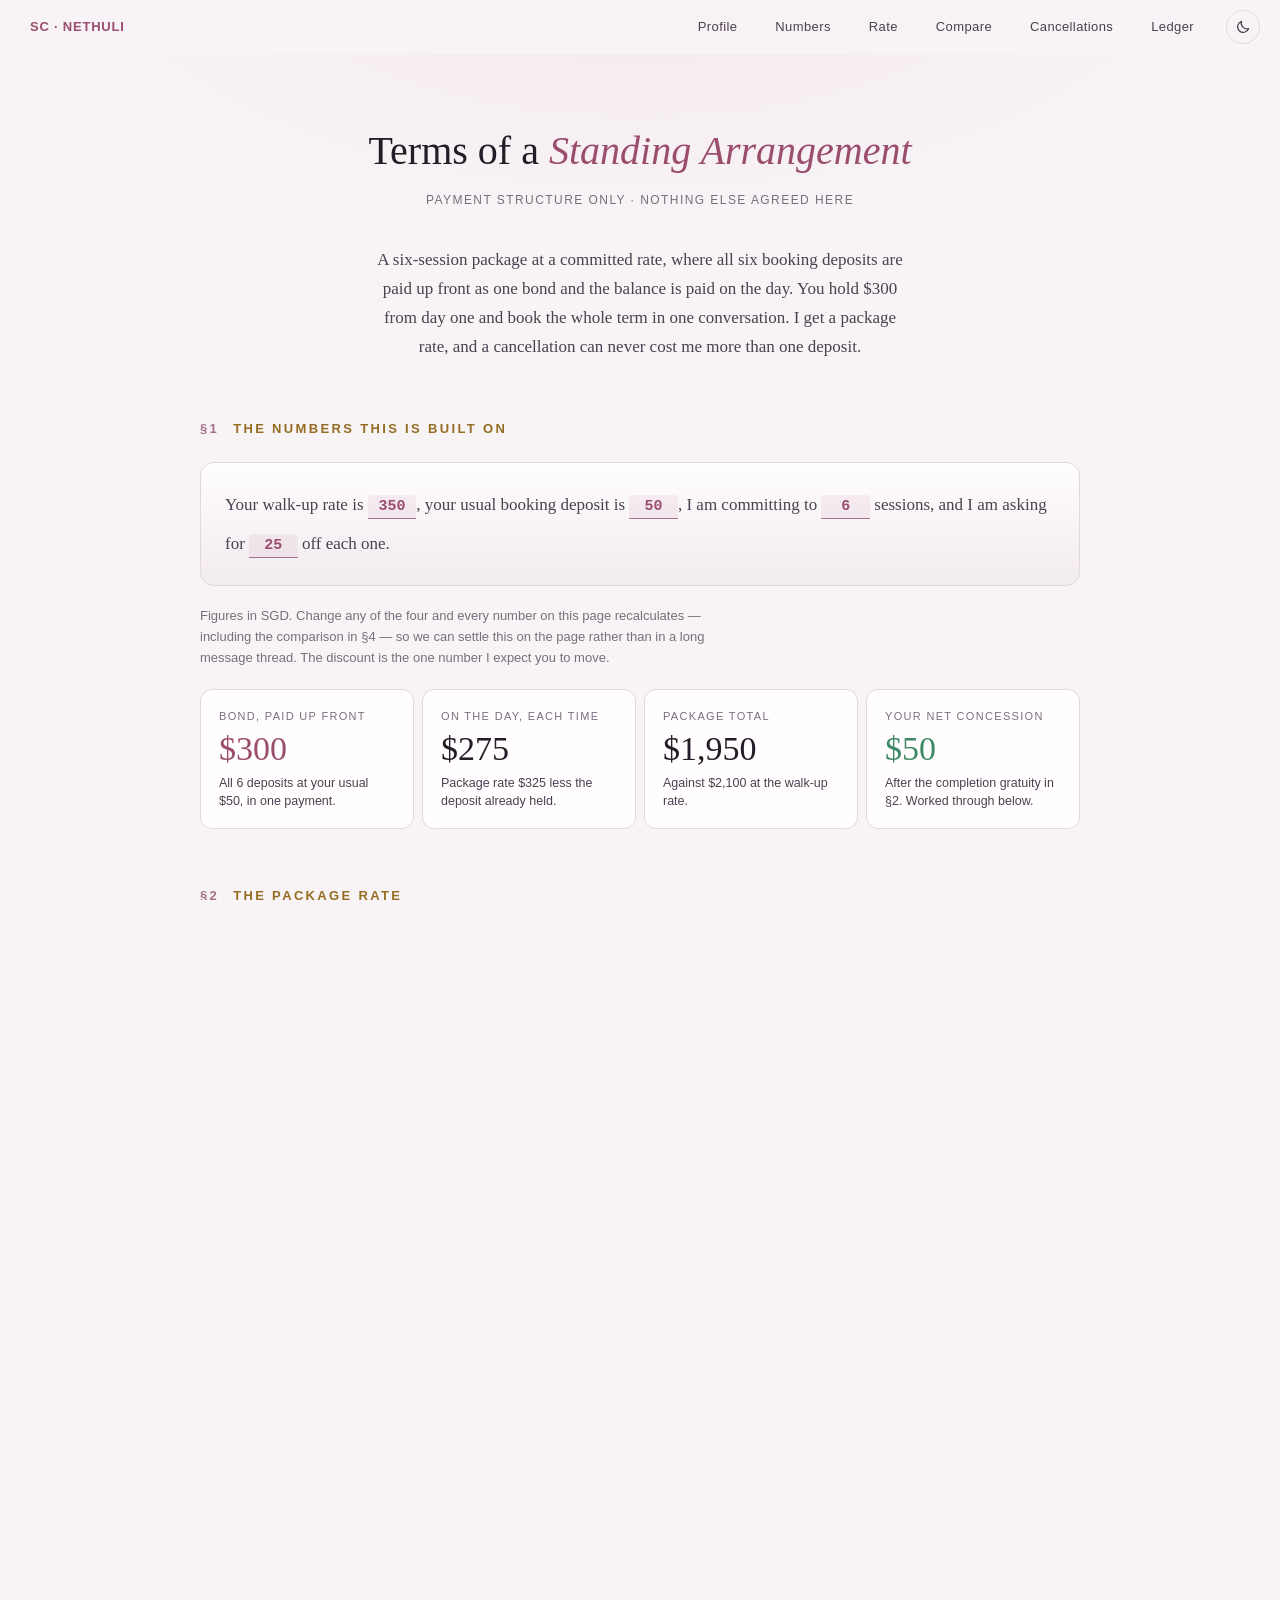
<file: terms.html>
<!DOCTYPE html>
<html lang="en">
<head>
<meta charset="UTF-8" />
<meta name="viewport" content="width=device-width, initial-scale=1.0" />
<meta name="robots" content="noindex, nofollow" />
<title>Standing Arrangement — Terms</title>
<meta name="description" content="A private submissive application by SC (Nethuli). The full profile is shared by personal invitation only, through a one-time link that opens on one device." />
<link rel="canonical" href="https://sub.nethulisewwandi.com/terms.html" />
<meta name="theme-color" content="#0e0b10" media="(prefers-color-scheme: dark)" />
<meta name="theme-color" content="#f8f4f6" media="(prefers-color-scheme: light)" />
<link rel="icon" type="image/svg+xml" href="assets/icon.svg" />
<link rel="icon" type="image/png" sizes="192x192" href="assets/icon-192.png" />
<link rel="apple-touch-icon" href="assets/apple-touch-icon.png" />
<link rel="manifest" href="manifest.webmanifest" />
<meta property="og:type" content="website" />
<meta property="og:site_name" content="SC · Nethuli" />
<meta property="og:title" content="Standing Arrangement — Terms" />
<meta property="og:description" content="A private submissive application by SC (Nethuli). The full profile is shared by personal invitation only, through a one-time link that opens on one device." />
<meta property="og:url" content="https://sub.nethulisewwandi.com/terms.html" />
<meta property="og:image" content="https://sub.nethulisewwandi.com/assets/og.png" />
<meta property="og:image:width" content="1200" />
<meta property="og:image:height" content="630" />
<meta property="og:image:alt" content="SC · Nethuli: a private submissive application, shared by invitation only." />
<meta property="og:locale" content="en_GB" />
<meta name="twitter:card" content="summary_large_image" />
<meta name="twitter:title" content="Standing Arrangement — Terms" />
<meta name="twitter:description" content="A private submissive application by SC (Nethuli). The full profile is shared by personal invitation only, through a one-time link that opens on one device." />
<meta name="twitter:image" content="https://sub.nethulisewwandi.com/assets/og.png" />
<meta name="twitter:image:alt" content="SC · Nethuli: a private submissive application, shared by invitation only." />
<script>(function(){try{var t=localStorage.getItem("sub-theme");if(t==="light"||t==="dark")document.documentElement.setAttribute("data-theme",t);}catch(e){}})();</script>

<!-- Google Analytics (GA4). Same property as the profile; loaded only
     off-localhost so local editing never pollutes it. -->
<script>
(function () {
  var h = location.hostname;
  if (h === 'localhost' || h === '127.0.0.1' || h === '') return;   // skip dev
  var ID = 'G-FLS5CHT4WD';                                          // sub-profile Measurement ID
  var s = document.createElement('script');
  s.async = true; s.src = 'https://www.googletagmanager.com/gtag/js?id=' + ID;
  document.head.appendChild(s);
  window.dataLayer = window.dataLayer || [];
  window.gtag = function () { dataLayer.push(arguments); };
  gtag('js', new Date());
  gtag('config', ID);
})();
</script>

<style>
  :root {
    --bg: #0e0b10;
    --bg-soft: #16121a;
    --panel: #1c1620;
    --panel-2: #221a28;
    --line: #322836;
    --ink: #ece6ef;
    --ink-soft: #b8aec0;
    --muted: #8a8090;
    --accent: #b8869b;        /* dusty rose */
    --accent-strong: #d99fb4;
    --gold: #cda35b;
    --hard: #d9596b;
    --commit: #6fae8f;
    --radius: 14px;
    --maxw: 920px;
    --font-body: "Georgia", "Iowan Old Style", "Times New Roman", serif;
    --font-ui: -apple-system, BlinkMacSystemFont, "Segoe UI", Roboto, Helvetica, Arial, sans-serif;
    --font-mono: ui-monospace, SFMono-Regular, "SF Mono", Menlo, Consolas, monospace;
  }

  * { box-sizing: border-box; }
  html { scroll-behavior: smooth; }
  @media (prefers-reduced-motion: reduce) { html { scroll-behavior: auto; } }

  body {
    margin: 0;
    background: radial-gradient(1200px 600px at 50% -10%, #1a1320 0%, var(--bg) 55%) no-repeat;
    background-color: var(--bg);
    color: var(--ink);
    font-family: var(--font-body);
    font-size: 17px;
    line-height: 1.7;
    -webkit-font-smoothing: antialiased;
  }
  a { color: var(--accent-strong); }
  p { margin: 0; }
  .num { font-variant-numeric: tabular-nums; }

  /* ---------- Nav ---------- */
  nav {
    position: sticky;
    top: 0;
    z-index: 50;
    background: rgba(14, 11, 16, 0.82);
    backdrop-filter: blur(10px);
    border-bottom: 1px solid var(--line);
    font-family: var(--font-ui);
  }
  nav .nav-inner {
    max-width: var(--maxw);
    margin: 0 auto;
    padding: 12px 20px;
    display: flex;
    gap: 6px 18px;
    flex-wrap: wrap;
    align-items: center;
  }
  nav .brand {
    font-weight: 700;
    letter-spacing: 0.06em;
    text-transform: uppercase;
    font-size: 13px;
    color: var(--accent-strong);
    margin-right: auto;
    text-decoration: none;
  }
  nav a {
    color: var(--ink-soft);
    text-decoration: none;
    font-size: 13px;
    letter-spacing: 0.03em;
    padding: 4px 2px;
    border-bottom: 1px solid transparent;
    transition: color .15s, border-color .15s;
  }
  nav a:hover, nav a:focus-visible { color: var(--accent-strong); border-color: var(--accent); }

  /* ---------- Layout ---------- */
  main {
    max-width: var(--maxw);
    margin: 0 auto;
    padding: 0 20px 96px;
  }
  header.hero { text-align: center; padding: 72px 12px 36px; }
  header.hero .salutation {
    font-size: clamp(26px, 5vw, 40px);
    line-height: 1.25;
    margin: 0 0 14px;
    color: var(--ink);
    font-weight: 400;
    text-wrap: balance;
  }
  header.hero .salutation em { color: var(--accent-strong); font-style: italic; }
  header.hero .updated {
    font-family: var(--font-ui);
    font-size: 12px;
    letter-spacing: 0.12em;
    text-transform: uppercase;
    color: var(--muted);
  }
  .prepared {
    font-family: var(--font-ui);
    font-size: 12px;
    letter-spacing: 0.12em;
    text-transform: uppercase;
    color: var(--accent);
    margin-top: 10px;
  }
  .rule {
    width: 60px; height: 1px;
    background: linear-gradient(90deg, transparent, var(--accent), transparent);
    margin: 28px auto; border: 0;
  }

  section { margin: 56px 0 0; scroll-margin-top: 70px; }
  h2.section-title {
    font-family: var(--font-ui);
    font-size: 13px;
    letter-spacing: 0.18em;
    text-transform: uppercase;
    color: var(--gold);
    margin: 0 0 22px;
    display: flex;
    align-items: center;
    gap: 14px;
  }
  h2.section-title .cl { color: var(--accent); flex: none; }
  h2.section-title::after { content: ""; flex: 1; height: 1px; background: var(--line); }

  .stack { display: flex; flex-direction: column; gap: 20px; }
  .lede { color: var(--ink-soft); max-width: 62ch; }
  .note {
    font-family: var(--font-ui);
    font-size: 13px;
    line-height: 1.6;
    color: var(--muted);
    max-width: 74ch;
  }
  strong { color: var(--ink); font-weight: 700; }
  em { font-style: italic; }

  h3.sub-head {
    font-family: var(--font-ui);
    font-size: 11px;
    letter-spacing: 0.14em;
    text-transform: uppercase;
    color: var(--accent-strong);
    margin: 10px 0 0;
  }

  .panel {
    background: linear-gradient(180deg, var(--panel) 0%, var(--bg-soft) 100%);
    border: 1px solid var(--line);
    border-radius: var(--radius);
    padding: 22px 24px;
  }

  /* ---------- Live inputs ---------- */
  .assume { line-height: 2.3; color: var(--ink-soft); }
  .assume input {
    font-family: var(--font-mono);
    font-variant-numeric: tabular-nums;
    font-size: 15px;
    font-weight: 600;
    color: var(--accent-strong);
    background: rgba(184, 134, 155, .12);
    border: 0;
    border-bottom: 1.5px solid var(--accent);
    border-radius: 4px 4px 0 0;
    padding: 3px 5px;
    width: 5.4ch;
    text-align: center;
    -moz-appearance: textfield;
  }
  .assume input::-webkit-outer-spin-button,
  .assume input::-webkit-inner-spin-button { -webkit-appearance: none; margin: 0; }
  .assume input:focus-visible { outline: 2px solid var(--accent-strong); outline-offset: 2px; }

  /* ---------- Figures ---------- */
  .stats {
    display: grid;
    grid-template-columns: repeat(auto-fit, minmax(168px, 1fr));
    gap: 1px;
    background: var(--line);
    border: 1px solid var(--line);
    border-radius: var(--radius);
    overflow: hidden;
  }
  .stat { background: var(--panel); padding: 17px 18px; }
  .stat .k {
    font-family: var(--font-ui);
    font-size: 11px;
    letter-spacing: 0.12em;
    text-transform: uppercase;
    color: var(--muted);
    margin-bottom: 5px;
  }
  .stat .v {
    font-size: clamp(27px, 5vw, 34px);
    line-height: 1.1;
    font-variant-numeric: tabular-nums;
    color: var(--ink);
  }
  .stat.lead .v { color: var(--accent-strong); }
  .stat.win .v { color: var(--commit); }
  .stat .d {
    font-family: var(--font-ui);
    font-size: 12.5px;
    line-height: 1.5;
    color: var(--ink-soft);
    margin-top: 6px;
  }

  /* ---------- Formula / waterfall ---------- */
  .formula {
    background: var(--panel);
    border: 1px solid var(--line);
    border-radius: var(--radius);
    overflow: hidden;
  }
  .frow {
    display: grid;
    grid-template-columns: 150px 1fr auto;
    gap: 16px;
    align-items: baseline;
    padding: 15px 22px;
    border-bottom: 1px solid var(--line);
  }
  .frow:last-child { border-bottom: 0; }
  .frow.sum { background: var(--panel-2); }
  .frow .fk {
    font-family: var(--font-ui);
    font-size: 10.5px;
    letter-spacing: 0.12em;
    text-transform: uppercase;
    color: var(--muted);
  }
  .frow .fe {
    font-family: var(--font-mono);
    font-size: 13.5px;
    color: var(--ink-soft);
    font-variant-numeric: tabular-nums;
  }
  .frow .fe b { color: var(--accent-strong); font-weight: 700; }
  .frow .ft { font-size: 15px; color: var(--ink-soft); }
  .frow .fv {
    font-family: var(--font-mono);
    font-size: 17px;
    font-weight: 600;
    color: var(--ink);
    font-variant-numeric: tabular-nums;
    white-space: nowrap;
  }
  .frow.sum .fv { color: var(--accent-strong); }
  @media (max-width: 600px) {
    .frow { grid-template-columns: 1fr auto; gap: 4px 12px; padding: 14px 18px; }
    .frow .fk { grid-column: 1 / -1; }
  }

  /* ---------- Tracks ---------- */
  .tracks { display: grid; grid-template-columns: 1fr 1fr; gap: 16px; }
  @media (max-width: 640px) { .tracks { grid-template-columns: 1fr; } }
  .track {
    background: var(--panel);
    border: 1px solid var(--line);
    border-radius: 12px;
    padding: 20px;
    display: flex;
    flex-direction: column;
    gap: 14px;
  }
  .track .eyebrow {
    font-family: var(--font-ui);
    font-size: 10.5px;
    letter-spacing: 0.14em;
    text-transform: uppercase;
    color: var(--muted);
  }
  .track .track-name { font-size: 22px; color: var(--accent-strong); line-height: 1.1; }
  .beads { display: flex; align-items: center; }
  .bead { width: 10px; height: 10px; border-radius: 50%; background: var(--accent); flex: none; }
  .link { height: 1.5px; background: var(--line); flex: 1 1 auto; min-width: 4px; }
  .track dl {
    display: grid;
    grid-template-columns: auto 1fr;
    gap: 7px 14px;
    margin: 0;
    font-size: 14.5px;
  }
  .track dt {
    font-family: var(--font-ui);
    font-size: 10.5px;
    letter-spacing: 0.1em;
    text-transform: uppercase;
    color: var(--muted);
    padding-top: 5px;
  }
  .track dd { margin: 0; color: var(--ink-soft); }

  /* ---------- Bars ---------- */
  .charts { display: grid; grid-template-columns: 1fr 1fr; gap: 30px; }
  @media (max-width: 640px) { .charts { grid-template-columns: 1fr; } }
  .chart { display: flex; flex-direction: column; gap: 15px; }
  .chart-title { font-size: 16px; color: var(--ink); line-height: 1.35; }
  .chart-title span {
    display: block;
    font-family: var(--font-ui);
    font-size: 12.5px;
    color: var(--muted);
    margin-top: 3px;
  }
  .bars { display: flex; flex-direction: column; gap: 13px; }
  .bar-row { display: flex; flex-direction: column; gap: 6px; }
  .bar-lab {
    display: flex;
    justify-content: space-between;
    align-items: baseline;
    gap: 10px;
    font-family: var(--font-ui);
    font-size: 12.5px;
    color: var(--ink-soft);
  }
  .bar-lab b {
    font-family: var(--font-mono);
    font-size: 13px;
    font-weight: 600;
    color: var(--ink);
    font-variant-numeric: tabular-nums;
  }
  .bar-track { height: 10px; background: var(--panel-2); border-radius: 3px; overflow: hidden; }
  .bar-fill { height: 100%; border-radius: 0 4px 4px 0; min-width: 3px; transition: width .35s ease; }
  .bar-fill.crit { background: var(--hard); }
  .bar-fill.warn { background: var(--gold); }
  .bar-fill.good { background: var(--commit); }
  @media (prefers-reduced-motion: reduce) { .bar-fill { transition: none; } }
  .axis {
    display: flex;
    justify-content: space-between;
    font-family: var(--font-mono);
    font-size: 10.5px;
    color: var(--muted);
    border-top: 1px solid var(--line);
    padding-top: 6px;
    font-variant-numeric: tabular-nums;
  }

  /* ---------- Tables ---------- */
  .tbl-wrap {
    overflow-x: auto;
    border: 1px solid var(--line);
    border-radius: var(--radius);
    background: var(--panel);
    -webkit-overflow-scrolling: touch;
  }
  table { border-collapse: collapse; width: 100%; font-size: 15px; min-width: 480px; }
  th, td { text-align: left; padding: 12px 18px; border-bottom: 1px solid var(--line); vertical-align: top; }
  thead th {
    font-family: var(--font-ui);
    font-size: 10.5px;
    letter-spacing: 0.1em;
    text-transform: uppercase;
    color: var(--muted);
    font-weight: 600;
    background: var(--panel-2);
    line-height: 1.45;
  }
  tbody tr:last-child td { border-bottom: 0; }
  td { color: var(--ink-soft); }
  td.money, th.money {
    text-align: right;
    font-family: var(--font-mono);
    font-variant-numeric: tabular-nums;
    white-space: nowrap;
  }
  td.window { font-family: var(--font-mono); font-size: 13px; white-space: nowrap; color: var(--ink); }
  .cost { font-family: var(--font-mono); font-size: 13px; font-weight: 600; white-space: nowrap; }
  .cost.good { color: var(--commit); }
  .cost.warn { color: var(--gold); }
  .cost.crit { color: var(--hard); }
  tr.total td { background: var(--panel-2); color: var(--ink); font-weight: 700; }
  tr.bond-row td { background: rgba(184, 134, 155, .10); }
  tr.active td { background: rgba(184, 134, 155, .10); color: var(--ink); font-weight: 700; }
  tr.active td:first-child::after {
    content: "\00a0\00a0\2190\00a0this proposal";
    font-family: var(--font-ui);
    font-size: 10px;
    letter-spacing: 0.08em;
    text-transform: uppercase;
    color: var(--accent-strong);
    font-weight: 600;
  }

  /* comparison grid */
  table.grid { min-width: 640px; }
  table.grid td, table.grid th {
    font-family: var(--font-mono);
    font-variant-numeric: tabular-nums;
    font-size: 13px;
    text-align: right;
    white-space: nowrap;
    padding: 11px 14px;
  }
  table.grid thead th { white-space: normal; font-family: var(--font-ui); letter-spacing: 0.06em; }
  table.grid td.rowlab, table.grid th.rowlab {
    font-family: var(--font-body);
    font-size: 14.5px;
    text-align: left;
    color: var(--ink-soft);
    white-space: normal;
    min-width: 150px;
    padding-left: 18px;
  }
  table.grid th.pick { color: var(--accent-strong); background: rgba(184, 134, 155, .14); }
  table.grid td.pick { background: rgba(184, 134, 155, .10); color: var(--ink); font-weight: 700; }
  table.grid tr.key td { background: var(--panel-2); color: var(--ink); font-weight: 700; font-size: 14px; }
  table.grid tr.key td.pick { background: rgba(184, 134, 155, .16); color: var(--accent-strong); }
  table.grid tr.key td.rowlab { color: var(--ink); }
  table.grid td.txt { font-family: var(--font-ui); white-space: normal; font-size: 12.5px; color: var(--muted); }

  /* ---------- Lists ---------- */
  ul.clean { list-style: none; margin: 0; padding: 0; }
  ul.clean li {
    padding: 12px 0;
    border-bottom: 1px solid var(--line);
    font-size: 15.5px;
    color: var(--ink-soft);
    display: grid;
    grid-template-columns: 20px 1fr;
    gap: 12px;
  }
  ul.clean li:last-child { border-bottom: 0; }
  ul.clean li::before { content: "\2014"; color: var(--accent); }
  ul.clean li b { color: var(--ink); font-weight: 700; }

  .callout {
    border-left: 3px solid var(--accent);
    padding: 4px 0 4px 18px;
    color: var(--ink-soft);
    display: flex;
    flex-direction: column;
    gap: 8px;
  }
  .callout .eyebrow {
    font-family: var(--font-ui);
    font-size: 10.5px;
    letter-spacing: 0.14em;
    text-transform: uppercase;
    color: var(--accent-strong);
  }

  .open-grid {
    display: grid;
    grid-template-columns: 1fr 1fr;
    gap: 1px;
    background: var(--line);
    border: 1px solid var(--line);
    border-radius: var(--radius);
    overflow: hidden;
  }
  @media (max-width: 600px) { .open-grid { grid-template-columns: 1fr; } }
  .open-grid > div { background: var(--panel); padding: 16px 18px; }
  .open-grid .q { font-size: 15.5px; color: var(--ink); margin-bottom: 3px; }
  .open-grid .a { font-family: var(--font-ui); font-size: 12.5px; color: var(--muted); line-height: 1.55; }

  /* ---------- Edit-mode utility (hidden for everyone else) ---------- */
  .editbar { display: none; }
  body.edit-mode .editbar {
    display: flex;
    flex-wrap: wrap;
    align-items: center;
    gap: 12px;
    margin-top: 14px;
    padding: 12px 16px;
    border: 1px dashed var(--line);
    border-radius: 10px;
    font-family: var(--font-ui);
    font-size: 12.5px;
    color: var(--muted);
  }
  .editbar button {
    font-family: var(--font-ui);
    font-size: 12.5px;
    color: var(--accent-strong);
    background: rgba(184, 134, 155, .12);
    border: 1px solid var(--accent);
    border-radius: 8px;
    padding: 6px 12px;
    cursor: pointer;
    transition: background .15s, color .15s;
  }
  .editbar button:hover { background: rgba(184, 134, 155, .22); color: var(--ink); }
  .editbar button:focus-visible { outline: 2px solid var(--accent-strong); outline-offset: 2px; }
  .editbar input {
    font-family: var(--font-ui);
    font-size: 12.5px;
    color: var(--ink);
    background: var(--panel-2);
    border: 1px solid var(--line);
    border-radius: 8px;
    padding: 6px 10px;
    min-width: 160px;
  }
  .editbar .said { color: var(--commit); }

  footer {
    max-width: var(--maxw);
    margin: 0 auto;
    padding: 28px 20px 64px;
    border-top: 1px solid var(--line);
    display: flex;
    flex-wrap: wrap;
    gap: 10px 24px;
    justify-content: space-between;
    align-items: baseline;
    font-family: var(--font-ui);
    font-size: 11px;
    letter-spacing: 0.12em;
    text-transform: uppercase;
    color: var(--muted);
  }
</style>
<link rel="stylesheet" href="assets/site.css" />
</head>
<body>

<nav>
  <div class="nav-inner">
    <a class="brand" href="index.html">SC · Nethuli</a>
    <a href="index.html">Profile</a>
    <a href="#numbers">Numbers</a>
    <a href="#rate">Rate</a>
    <a href="#compare">Compare</a>
    <a href="#moves">Cancellations</a>
    <a href="#ledger">Ledger</a>
  </div>
</nav>

<main>

  <header class="hero">
    <h1 class="salutation">Terms of a <em>Standing Arrangement</em></h1>
    <div class="updated">Payment structure only · nothing else agreed here</div>
    <div class="prepared" id="prepared" hidden></div>
  </header>

  <p class="lede" style="margin: 0 auto; text-align: center;">A six-session package at a committed rate, where all six booking deposits are paid up front as one bond and the balance is paid on the day. You hold <span data-calc="bond">$300</span> from day one and book the whole term in one conversation. I get a package rate, and a cancellation can never cost me more than one deposit.</p>

  <section id="numbers">
    <h2 class="section-title"><span class="cl">§1</span>The numbers this is built on</h2>
    <div class="stack">
      <div class="panel assume">
        Your walk-up rate is <input id="in-rate" type="number" min="1" step="10" value="350" aria-label="Walk-up session rate">,
        your usual booking deposit is <input id="in-dep" type="number" min="1" step="5" value="50" aria-label="Booking deposit">,
        I am committing to <input id="in-n" type="number" min="2" max="24" step="1" value="6" aria-label="Number of sessions"> sessions,
        and I am asking for <input id="in-disc" type="number" min="0" step="5" value="25" aria-label="Package discount per session"> off each one.

        <div class="editbar">
          <span>Editor only &mdash; not shown to anyone else.</span>
          <input id="in-to" type="text" placeholder="Prepared for&hellip;" aria-label="Prepared for" />
          <button type="button" id="copy-link">Copy link with these numbers</button>
          <span class="said" id="copied" hidden>Copied</span>
        </div>
      </div>
      <p class="note">Figures in SGD. Change any of the four and every number on this page recalculates &mdash; including the comparison in &sect;4 &mdash; so we can settle this on the page rather than in a long message thread. The discount is the one number I expect you to move.</p>

      <div class="stats">
        <div class="stat lead">
          <div class="k">Bond, paid up front</div>
          <div class="v num" data-calc="bond">$300</div>
          <div class="d">All <span data-calc="n">6</span> deposits at your usual <span data-calc="dep">$50</span>, in one payment.</div>
        </div>
        <div class="stat">
          <div class="k">On the day, each time</div>
          <div class="v num" data-calc="balance">$275</div>
          <div class="d">Package rate <span data-calc="crate">$325</span> less the deposit already held.</div>
        </div>
        <div class="stat">
          <div class="k">Package total</div>
          <div class="v num" data-calc="total">$1,950</div>
          <div class="d">Against <span data-calc="walk">$2,100</span> at the walk-up rate.</div>
        </div>
        <div class="stat win">
          <div class="k">Your net concession</div>
          <div class="v num" data-calc="net">$50</div>
          <div class="d">After the completion gratuity in &sect;2. Worked through below.</div>
        </div>
      </div>
    </div>
  </section>

  <section id="rate">
    <h2 class="section-title"><span class="cl">§2</span>The package rate</h2>
    <div class="stack">
      <p class="lede">Committing to <span data-calc="n">6</span> sessions is worth something, so I am asking for a volume rate the way any block booking earns one: <strong><span data-calc="disc">$25</span> off each session</strong>, or <span data-calc="discpct">7%</span>. That takes each session from <span data-calc="rate">$350</span> to <strong><span data-calc="crate">$325</span></strong>.</p>

      <div class="tbl-wrap">
        <table id="tiers">
          <thead>
            <tr>
              <th>Commitment</th>
              <th class="money">Off each</th>
              <th class="money">Rate each</th>
              <th class="money">Total</th>
            </tr>
          </thead>
          <tbody></tbody>
        </table>
      </div>
      <p class="note">The ladder is there to show the shape, not to push you up it. If <span data-calc="n">6</span> goes well, the next tier is a conversation worth having.</p>

      <h3 class="sub-head">The deposit is not discounted</h3>
      <p class="lede">The bond stays at your full <span data-calc="dep">$50</span> per session. The discount comes out of the balance paid on the day, never out of the money you hold. You still receive the same <span data-calc="bond">$300</span> up front you would have collected as deposits anyway &mdash; just sooner, and all at once.</p>

      <h3 class="sub-head">What the discount actually costs you</h3>
      <div class="formula">
        <div class="frow">
          <span class="fk">Walk-up value</span>
          <span class="ft"><span data-calc="n">6</span> sessions at <span data-calc="rate">$350</span>, if I booked them one at a time</span>
          <span class="fv" data-calc="walk">$2,100</span>
        </div>
        <div class="frow">
          <span class="fk">Package discount</span>
          <span class="ft"><span data-calc="disc">$25</span> off each, for committing to all <span data-calc="n">6</span></span>
          <span class="fv" data-calc="save-neg">&minus;$150</span>
        </div>
        <div class="frow">
          <span class="fk">Completion gratuity</span>
          <span class="ft">Paid on the final session if all <span data-calc="n">6</span> run to schedule</span>
          <span class="fv" data-calc="grat-pos">+$100</span>
        </div>
        <div class="frow sum">
          <span class="fk">You receive</span>
          <span class="ft">A net concession of <span data-calc="net">$50</span>, or <span data-calc="netpct">2.4%</span>, on a completed term</span>
          <span class="fv" data-calc="best">$2,050</span>
        </div>
      </div>
      <p class="note">Stated plainly so there is nothing buried: the discount is real and unconditional &mdash; you give up <span data-calc="save">$150</span> the moment you agree. The gratuity is a separate, voluntary payment from me at the end, and it is how I intend to give most of it back for a term that runs cleanly. If the term does not complete, you keep the deposits and I do not pay the gratuity.</p>
    </div>
  </section>

  <section id="formula">
    <h2 class="section-title"><span class="cl">§3</span>The formula</h2>
    <div class="stack">
      <div class="formula">
        <div class="frow">
          <span class="fk">Package rate</span>
          <span class="fe"><b>Rc</b> = R &minus; x &nbsp;=&nbsp; <span data-calc="rate">$350</span> &minus; <span data-calc="disc">$25</span></span>
          <span class="fv" data-calc="crate">$325</span>
        </div>
        <div class="frow">
          <span class="fk">Bond</span>
          <span class="fe"><b>B</b> = n &times; d &nbsp;=&nbsp; <span data-calc="n">6</span> &times; <span data-calc="dep">$50</span></span>
          <span class="fv" data-calc="bond">$300</span>
        </div>
        <div class="frow">
          <span class="fk">Paid on the day</span>
          <span class="fe"><b>p</b> = Rc &minus; d &nbsp;=&nbsp; <span data-calc="crate">$325</span> &minus; <span data-calc="dep">$50</span></span>
          <span class="fv" data-calc="balance">$275</span>
        </div>
        <div class="frow sum">
          <span class="fk">Package total</span>
          <span class="fe"><b>T</b> = B + (n &times; p) &nbsp;=&nbsp; n &times; Rc</span>
          <span class="fv" data-calc="total">$1,950</span>
        </div>
      </div>
      <p class="lede">The bond is not an extra payment on top. It is the same <span data-calc="n">6</span> deposits you would collect one at a time anyway &mdash; collected once, at the start, then drawn down by one deposit per session until it reaches zero.</p>
    </div>
  </section>

  <section id="compare">
    <h2 class="section-title"><span class="cl">§4</span>The same six sessions, four ways</h2>
    <div class="stack">
      <p class="lede">Every column below buys exactly <span data-calc="n">6</span> sessions. What changes is the rate, when the money moves, and how much of mine is sitting with you for something that has not happened yet.</p>
      <div class="tbl-wrap">
        <table class="grid" id="grid">
          <thead>
            <tr>
              <th class="rowlab">&nbsp;</th>
              <th>Ad hoc<br>no commitment</th>
              <th>Committed<br>you hold<br>the next one</th>
              <th>Committed<br>paid in full<br>up front</th>
              <th class="pick">Committed<br>deposit bond</th>
            </tr>
          </thead>
          <tbody></tbody>
        </table>
      </div>
      <p class="note">Read the bottom two rows honestly: booking ad hoc is the <em>cheapest risk</em> for me, and it is also the column that gives you nothing &mdash; no discount to give, no dates in the diary, no money in hand. The bond column is me accepting real exposure in exchange for the package rate. It just caps that exposure at the deposits rather than the fees.</p>
    </div>
  </section>

  <section id="bond">
    <h2 class="section-title"><span class="cl">§5</span>Why the bond, and not prepayment</h2>
    <div class="stack">
      <p class="lede">The common arrangement is to collect the next session's full fee at the current one. It secures continuity, and I understand why it exists &mdash; but it means one bout of flu costs me a whole session fee. The bond secures the same continuity with a much smaller hostage.</p>

      <div class="charts">
        <div class="chart">
          <div class="chart-title">If we stop halfway<span>My money already handed over for sessions that will not now happen</span></div>
          <div class="bars">
            <div class="bar-row">
              <div class="bar-lab"><span>You hold the next one</span><b data-calc="exit-roll">$325</b></div>
              <div class="bar-track"><div class="bar-fill warn" data-bar="exit-roll"></div></div>
            </div>
            <div class="bar-row">
              <div class="bar-lab"><span>Paid in full up front</span><b data-calc="exit-full">$975</b></div>
              <div class="bar-track"><div class="bar-fill crit" data-bar="exit-full"></div></div>
            </div>
            <div class="bar-row">
              <div class="bar-lab"><span>Deposit bond</span><b data-calc="exit-bond">$150</b></div>
              <div class="bar-track"><div class="bar-fill good" data-bar="exit-bond"></div></div>
            </div>
          </div>
          <div class="axis"><span>$0</span><span data-calc="axis-exit">$975</span></div>
        </div>

        <div class="chart">
          <div class="chart-title">If I cancel one session late<span>What a single missed date costs me &mdash; illness, work, anything</span></div>
          <div class="bars">
            <div class="bar-row">
              <div class="bar-lab"><span>You hold the next one</span><b data-calc="late-roll">$325</b></div>
              <div class="bar-track"><div class="bar-fill crit" data-bar="late-roll"></div></div>
            </div>
            <div class="bar-row">
              <div class="bar-lab"><span>Paid in full up front</span><b data-calc="late-full">$325</b></div>
              <div class="bar-track"><div class="bar-fill crit" data-bar="late-full"></div></div>
            </div>
            <div class="bar-row">
              <div class="bar-lab"><span>Deposit bond</span><b data-calc="late-bond">$50</b></div>
              <div class="bar-track"><div class="bar-fill good" data-bar="late-bond"></div></div>
            </div>
          </div>
          <div class="axis"><span>$0</span><span data-calc="axis-late">$325</span></div>
        </div>
      </div>
      <p class="note">Both charts assume the same package rate, the same deposit and the same <span data-calc="n">6</span>-session commitment. The only variable is the payment structure.</p>
    </div>
  </section>

  <section id="tempo">
    <h2 class="section-title"><span class="cl">§6</span>Two tempos, same money</h2>
    <div class="stack">
      <div class="tracks">
        <div class="track">
          <span class="eyebrow">Track A</span>
          <span class="track-name">Monthly</span>
          <div class="beads" data-beads="6" aria-hidden="true"></div>
          <dl>
            <dt>Span</dt><dd><span data-calc="n">6</span> sessions across <span data-calc="n">6</span> months, one a month</dd>
            <dt>Grace</dt><dd>60 days past the final month for anything rescheduled</dd>
            <dt>Terms</dt><dd><span data-calc="bond">$300</span> bond, <span data-calc="crate">$325</span> each &mdash; identical</dd>
          </dl>
        </div>
        <div class="track">
          <span class="eyebrow">Track B</span>
          <span class="track-name">Fortnightly</span>
          <div class="beads" data-beads="6" aria-hidden="true"></div>
          <dl>
            <dt>Span</dt><dd><span data-calc="n">6</span> sessions across 3 months, one every 14 days</dd>
            <dt>Grace</dt><dd>30 days past the final fortnight for anything rescheduled</dd>
            <dt>Terms</dt><dd><span data-calc="bond">$300</span> bond, <span data-calc="crate">$325</span> each &mdash; identical</dd>
          </dl>
        </div>
      </div>
      <p class="note">Pick whichever suits your diary. The rate and the structure are the same either way.</p>
    </div>
  </section>

  <section id="moves">
    <h2 class="section-title"><span class="cl">§7</span>What happens when a date moves</h2>
    <div class="stack">
      <div class="tbl-wrap">
        <table>
          <thead>
            <tr><th>Notice</th><th>What happens</th><th>Costs me</th></tr>
          </thead>
          <tbody>
            <tr>
              <td class="window">72 h or more</td>
              <td>The session moves to a new date within the grace window. Its deposit travels with it.</td>
              <td><span class="cost good">nothing</span></td>
            </tr>
            <tr>
              <td class="window">24 &ndash; 72 h</td>
              <td>That session's deposit is yours, kept. The session can still be rebooked &mdash; at the full package rate, since its deposit is spent.</td>
              <td><span class="cost warn" data-calc="dep">$50</span></td>
            </tr>
            <tr>
              <td class="window">Under 24 h</td>
              <td>Deposit kept, and the session counts as used. You held the slot; that is what the deposit is for.</td>
              <td><span class="cost crit" data-calc="dep-slot">$50 + the slot</span></td>
            </tr>
            <tr>
              <td class="window">Medical &times; 1</td>
              <td>Once per term, with an MC or a clinic receipt, a late cancellation is treated as if it had 72 hours' notice. One pass, not an open door.</td>
              <td><span class="cost good">nothing</span></td>
            </tr>
            <tr>
              <td class="window">You cancel</td>
              <td>The session moves, deposit intact, no cost either way. On a no-show without notice, the bond is topped back up by one deposit from the next session's balance.</td>
              <td><span class="cost good">nothing</span></td>
            </tr>
          </tbody>
        </table>
      </div>
      <p class="note">One rule underneath all five rows: <strong>a missed session can only ever cost me that session's deposit.</strong> Nothing reaches back into the other five.</p>
    </div>
  </section>

  <section id="exit">
    <h2 class="section-title"><span class="cl">§8</span>Ending it early</h2>
    <div class="stack">
      <ul class="clean">
        <li><span><b>Either of us</b> can end the arrangement after any completed session. No explanation owed.</span></li>
        <li><span><b>If you end it</b> &mdash; the unused deposits still sitting in the bond come back to me, and the sessions already taken stay at the package rate.</span></li>
        <li><span><b>If I end it</b> &mdash; you keep one deposit as an exit fee, the rest of the bond comes back, and I pay the walk-up difference on the sessions I did take. Ending early means I did not earn the volume rate.</span></li>
      </ul>
      <div class="callout">
        <span class="eyebrow">If you would rather not refund at all</span>
        <p>Then make the bond non-refundable but <em>non-expiring</em>: whatever is left of it stays as credit against future sessions with you for 12 months. You keep the cash either way, and I keep a reason to come back rather than a grievance. I can live with this version.</p>
      </div>
    </div>
  </section>

  <section id="yours">
    <h2 class="section-title"><span class="cl">§9</span>What you get out of it</h2>
    <ul class="clean">
      <li><span><b><span data-calc="bond">$300</span> in hand on day one</b>, before a single session has happened &mdash; earlier and more certain than collecting <span data-calc="n">6</span> deposits one at a time, and not reduced by the discount.</span></li>
      <li><span><b><span data-calc="n">6</span> dates in your diary</b>, agreed in one conversation instead of <span data-calc="n">6</span> separate booking negotiations.</span></li>
      <li><span><b>No deposit chasing</b> and no payment reminders for the whole term. The bond is already there.</span></li>
      <li><span><b><span data-calc="total">$1,950</span> of committed revenue</b> against the honest alternative, which is not <span data-calc="walk">$2,100</span> &mdash; it is however many ad-hoc bookings actually recur.</span></li>
      <li><span><b>A completion gratuity of <span data-calc="grat">$100</span></b> on the final session if all <span data-calc="n">6</span> run to schedule, taking the term to <span data-calc="best">$2,050</span> and the discount down to <span data-calc="net">$50</span>.</span></li>
    </ul>
  </section>

  <section id="ledger">
    <h2 class="section-title"><span class="cl">§10</span>The ledger</h2>
    <div class="stack">
      <div class="tbl-wrap">
        <table>
          <thead>
            <tr>
              <th>Point</th>
              <th class="money">I pay</th>
              <th class="money">Bond held</th>
              <th class="money">Sessions left</th>
            </tr>
          </thead>
          <tbody id="ledger-body"></tbody>
        </table>
      </div>
      <p class="note">The bond runs down by exactly one deposit per session and lands on zero. One line from you after each session &mdash; &ldquo;received, bond now $X, N left&rdquo; &mdash; and neither of us has to keep a spreadsheet.</p>
    </div>
  </section>

  <section id="open">
    <h2 class="section-title"><span class="cl">§11</span>Still open</h2>
    <div class="stack">
      <div class="open-grid">
        <div><div class="q">Is <span data-calc="disc">$25</span> off the right number?</div><div class="a">It is the number I expect to negotiate. Change it in &sect;1 and the whole page follows.</div></div>
        <div><div class="q">How long is the grace window?</div><div class="a">60 days on Track A, 30 on Track B is my suggestion. Yours to set.</div></div>
        <div><div class="q">Is the bond refundable on exit?</div><div class="a">&sect;8 gives two versions. Either works for me.</div></div>
        <div><div class="q">How is the bond paid?</div><div class="a">One transfer, one receipt, whichever method you prefer.</div></div>
      </div>
      <p class="lede">Everything above is a proposal, not a condition. If a number or a window is wrong for how you work, say which one and I will move it.</p>
    </div>
  </section>

</main>

<footer>
  <span>Payment terms only · nothing else agreed here</span>
  <span class="num" id="stamp">&mdash;</span>
</footer>

<script>
(function () {
  var $ = function (s, r) { return (r || document).querySelector(s); };
  var $$ = function (s, r) { return Array.prototype.slice.call((r || document).querySelectorAll(s)); };

  var inRate = $('#in-rate'), inDep = $('#in-dep'), inN = $('#in-n'), inDisc = $('#in-disc'), inTo = $('#in-to');

  function money(n) { return '$' + Math.round(n).toLocaleString('en-US'); }
  function r5(v) { return Math.round(v / 5) * 5; }

  function read() {
    var R = Math.max(1, Number(inRate.value) || 0);
    var d = Math.max(1, Number(inDep.value) || 0);
    var n = Math.min(24, Math.max(2, Math.round(Number(inN.value) || 0)));
    var x = Math.max(0, Number(inDisc.value) || 0);
    if (x > R - 1) { x = R - 1; }
    var Rc = R - x;
    if (d > Rc) { d = Rc; }
    return { R: R, d: d, n: n, x: x, Rc: Rc };
  }

  function beads(n) {
    $$('.beads').forEach(function (el) {
      el.innerHTML = '';
      for (var i = 0; i < n; i++) {
        if (i) { var l = document.createElement('span'); l.className = 'link'; el.appendChild(l); }
        var b = document.createElement('span'); b.className = 'bead'; el.appendChild(b);
      }
    });
  }

  function row(cells, cls) {
    var tr = document.createElement('tr');
    if (cls) { tr.className = cls; }
    tr.innerHTML = cells.join('');
    return tr;
  }

  function tiers(v) {
    var tb = $('#tiers tbody');
    tb.innerHTML = '';
    var rows = [
      [Math.max(2, Math.ceil(v.n / 2)), r5(v.x * 0.6), ''],
      [v.n, v.x, 'active'],
      [v.n * 2, r5(v.x * 1.4), '']
    ];
    rows.forEach(function (r) {
      var each = v.R - r[1];
      tb.appendChild(row([
        '<td>' + r[0] + ' sessions</td>',
        '<td class="money">' + (r[1] ? '−' + money(r[1]) : '—') + '</td>',
        '<td class="money">' + money(each) + '</td>',
        '<td class="money">' + money(each * r[0]) + '</td>'
      ], r[2]));
    });
  }

  function grid(v) {
    var tb = $('#grid tbody');
    tb.innerHTML = '';
    var unused = v.n - Math.floor(v.n / 2);
    var bond = v.n * v.d;
    var pkg = v.n * v.Rc;

    var rows = [
      ['Rate per session', money(v.R), money(v.Rc), money(v.Rc), money(v.Rc), ''],
      ['Paid before session one', money(v.d), money(v.Rc), money(pkg), money(bond), ''],
      ['Paid on each day', money(v.R - v.d), money(v.Rc), '$0', money(v.Rc - v.d), ''],
      ['Total across ' + v.n + ' sessions', money(v.n * v.R), money(pkg), money(pkg), money(pkg), 'key'],
      ['My saving vs walk-up', '—', money(v.n * v.x), money(v.n * v.x), money(v.n * v.x), ''],
      ['One late cancellation costs me', money(v.d), money(v.Rc), money(v.Rc), money(v.d), ''],
      ['At risk if we stop halfway', money(v.d), money(v.Rc), money(unused * v.Rc), money(unused * v.d), 'key'],
      ['Continuity for you', 'none', v.n + ' dates', v.n + ' dates', v.n + ' dates', 'txt']
    ];

    rows.forEach(function (r) {
      var cls = r[5] === 'key' ? 'key' : '';
      var tdcls = r[5] === 'txt' ? ' txt' : '';
      tb.appendChild(row([
        '<td class="rowlab">' + r[0] + '</td>',
        '<td class="' + tdcls.trim() + '">' + r[1] + '</td>',
        '<td class="' + tdcls.trim() + '">' + r[2] + '</td>',
        '<td class="' + tdcls.trim() + '">' + r[3] + '</td>',
        '<td class="pick' + tdcls + '">' + r[4] + '</td>'
      ], cls));
    });
  }

  function ledger(v) {
    var tb = $('#ledger-body');
    tb.innerHTML = '';
    var bond = v.n * v.d;
    var rows = [['<strong>Bond</strong>, on agreeing', bond, bond, v.n, 'bond-row']];
    for (var i = 1; i <= v.n; i++) {
      bond -= v.d;
      rows.push(['Session ' + i + ' — balance on the day', v.Rc - v.d, bond, v.n - i, '']);
    }
    rows.push(['Completion gratuity', 2 * v.d, 0, 0, '']);
    rows.push(['<strong>Total</strong>', v.n * v.Rc + 2 * v.d, null, null, 'total']);

    rows.forEach(function (r) {
      tb.appendChild(row([
        '<td>' + r[0] + '</td>',
        '<td class="money">' + money(r[1]) + '</td>',
        '<td class="money">' + (r[2] === null ? '—' : money(r[2])) + '</td>',
        '<td class="money">' + (r[3] === null ? '—' : r[3]) + '</td>'
      ], r[4]));
    });
  }

  function set(key, text) {
    $$('[data-calc="' + key + '"]').forEach(function (el) { el.textContent = text; });
  }

  function bar(key, value, max) {
    $$('[data-bar="' + key + '"]').forEach(function (el) {
      el.style.width = Math.max(1.5, (value / max) * 100) + '%';
    });
  }

  function hashFor(v) {
    var h = 'r=' + v.R + '&d=' + v.d + '&n=' + v.n + '&x=' + v.x;
    var to = (inTo.value || '').trim();
    if (to) { h += '&to=' + encodeURIComponent(to); }
    return '#' + h;
  }

  function prepared() {
    var to = (inTo.value || '').trim();
    var el = $('#prepared');
    if (to) { el.textContent = 'Prepared for ' + to; el.hidden = false; }
    else { el.textContent = ''; el.hidden = true; }
  }

  function render() {
    var v = read();
    var bond = v.n * v.d;
    var total = v.n * v.Rc;
    var walk = v.n * v.R;
    var grat = 2 * v.d;
    var best = total + grat;
    var net = walk - best;
    var unused = v.n - Math.floor(v.n / 2);

    set('n', String(v.n));
    set('rate', money(v.R));
    set('dep', money(v.d));
    set('disc', money(v.x));
    set('discpct', (v.R ? Math.round((v.x / v.R) * 100) : 0) + '%');
    set('crate', money(v.Rc));
    set('dep-slot', money(v.d) + ' + the slot');
    set('bond', money(bond));
    set('balance', money(v.Rc - v.d));
    set('total', money(total));
    set('walk', money(walk));
    set('save', money(v.n * v.x));
    set('save-neg', '−' + money(v.n * v.x));
    set('grat', money(grat));
    set('grat-pos', '+' + money(grat));
    set('best', money(best));
    set('net', (net < 0 ? '+' : '') + money(Math.abs(net)));
    set('netpct', (walk ? (Math.abs(net) / walk * 100).toFixed(1) : '0') + '%');

    var exit = { roll: v.Rc, full: unused * v.Rc, bond: unused * v.d };
    var exitMax = Math.max(exit.roll, exit.full, exit.bond, 1);
    set('exit-roll', money(exit.roll));
    set('exit-full', money(exit.full));
    set('exit-bond', money(exit.bond));
    set('axis-exit', money(exitMax));
    bar('exit-roll', exit.roll, exitMax);
    bar('exit-full', exit.full, exitMax);
    bar('exit-bond', exit.bond, exitMax);

    set('late-roll', money(v.Rc));
    set('late-full', money(v.Rc));
    set('late-bond', money(v.d));
    set('axis-late', money(v.Rc));
    bar('late-roll', v.Rc, v.Rc);
    bar('late-full', v.Rc, v.Rc);
    bar('late-bond', v.d, v.Rc);

    beads(v.n);
    tiers(v);
    grid(v);
    ledger(v);
    prepared();

    try { history.replaceState(null, '', location.pathname + location.search + hashFor(v)); } catch (e) {}
  }

  // ---- read state from the hash --------------------------------------------
  var editMode = false;
  try {
    var h = (location.hash || '').replace(/^#/, '');
    h.split('&').forEach(function (p) {
      var i = p.indexOf('='), k = i < 0 ? p : p.slice(0, i), raw = i < 0 ? '' : p.slice(i + 1);
      if (k === 'edit') { editMode = true; return; }
      if (k === 'to') { inTo.value = decodeURIComponent(raw.replace(/\+/g, ' ')); return; }
      var val = Number(raw);
      if (!isFinite(val)) { return; }
      if (k === 'r') { inRate.value = val; }
      if (k === 'd') { inDep.value = val; }
      if (k === 'n') { inN.value = val; }
      if (k === 'x') { inDisc.value = val; }
    });
  } catch (e) {}

  var host = location.hostname;
  if (editMode || host === 'localhost' || host === '127.0.0.1' || host === '') {
    document.body.classList.add('edit-mode');
  }

  [inRate, inDep, inN, inDisc, inTo].forEach(function (el) {
    el.addEventListener('input', render);
    el.addEventListener('change', render);
  });

  $('#copy-link').addEventListener('click', function () {
    var url = location.origin + location.pathname + hashFor(read());
    var done = function () {
      var tag = $('#copied');
      tag.hidden = false;
      setTimeout(function () { tag.hidden = true; }, 1600);
    };
    if (navigator.clipboard && navigator.clipboard.writeText) {
      navigator.clipboard.writeText(url).then(done, function () { window.prompt('Copy this link:', url); });
    } else {
      window.prompt('Copy this link:', url);
    }
  });

  try {
    $('#stamp').textContent = new Date().toLocaleDateString('en-GB', { day: 'numeric', month: 'long', year: 'numeric' });
  } catch (e) {}

  render();
})();
</script>

<script src="assets/site.js"></script>
</body>
</html>
</file>
<file: assets/site.css>
/* Shared polish for the profile, terms and consent pages (ui-ux-style).
   Loaded after each page's own <style>, so it only adjusts layout and themes;
   the dusty-rose palette, serif type and wording stay as they are. */

/* ---------- Themes: dark is the original; light follows the system or the switch ---------- */
:root { --nav-bg: rgba(14, 11, 16, 0.82); --glow: #1a1320; --hover: rgba(184, 134, 155, .10); --card-hover: #241c29; --zebra: rgba(255, 255, 255, .025); color-scheme: dark; }
@media (prefers-color-scheme: light) { :root:not([data-theme="dark"]) {
  --bg: #f8f4f6; --bg-soft: #f2ebef; --panel: #fffdfe; --panel-2: #f5edf1; --line: #e3d6dd;
  --ink: #241c27; --ink-soft: #4b4050; --muted: #7a6e7e;
  --accent: #a4708a; --accent-strong: #9a4d6d; --gold: #946d22; --star: #b0607f; --star-empty: #dccdd5;
  --hard: #c0435a; --commit: #3f8a66;
  --nav-bg: rgba(248, 244, 246, 0.84); --glow: #f3e6ed; --hover: rgba(154, 77, 109, .08); --card-hover: #f7eef3; --zebra: rgba(36, 28, 39, .025);
  color-scheme: light;
} }
:root[data-theme="light"] {
  --bg: #f8f4f6; --bg-soft: #f2ebef; --panel: #fffdfe; --panel-2: #f5edf1; --line: #e3d6dd;
  --ink: #241c27; --ink-soft: #4b4050; --muted: #7a6e7e;
  --accent: #a4708a; --accent-strong: #9a4d6d; --gold: #946d22; --star: #b0607f; --star-empty: #dccdd5;
  --hard: #c0435a; --commit: #3f8a66;
  --nav-bg: rgba(248, 244, 246, 0.84); --glow: #f3e6ed; --hover: rgba(154, 77, 109, .08); --card-hover: #f7eef3; --zebra: rgba(36, 28, 39, .025);
  color-scheme: light;
}

/* ---------- No overscroll bounce: the page scrolls inside <body> ---------- */
html { height: 100%; overflow: hidden; background: var(--bg); overscroll-behavior: none; scroll-behavior: auto; }
body {
  height: 100%; overflow-y: auto; overflow-x: hidden; overscroll-behavior: none; scroll-behavior: smooth;
  background: radial-gradient(1200px 600px at 50% -10%, var(--glow) 0%, var(--bg) 55%) no-repeat;
  background-color: var(--bg);
}
@media (prefers-reduced-motion: reduce) { body { scroll-behavior: auto; } }

/* ---------- App bar: full width, no bottom rule, links as pills, theme switch at the right ---------- */
nav { background: var(--nav-bg); border-bottom: 0; -webkit-backdrop-filter: blur(10px); }
nav .nav-inner { max-width: none; padding: 10px 20px; }
nav a { border-bottom: 0; border-radius: 999px; padding: 4px 10px; transition: color .15s, background-color .15s; }
nav a:hover, nav a:focus-visible { background: var(--hover); color: var(--accent-strong); }
nav a.brand:hover { background: none; }
.nav-tools { display: inline-flex; align-items: center; gap: 10px; margin-left: 4px; }
.theme-btn {
  width: 34px; height: 34px; padding: 0; border-radius: 50%; cursor: pointer;
  display: inline-grid; place-items: center; color: var(--ink-soft);
  background: transparent; border: 1px solid var(--line); transition: background-color .15s, color .15s;
}
.theme-btn:hover { background: var(--hover); color: var(--accent-strong); }
.theme-btn .i-sun { display: none; }
@media (prefers-color-scheme: dark) { :root:not([data-theme="light"]) .theme-btn .i-sun { display: block; } :root:not([data-theme="light"]) .theme-btn .i-moon { display: none; } }
:root[data-theme="dark"] .theme-btn .i-sun { display: block; }
:root[data-theme="dark"] .theme-btn .i-moon { display: none; }
/* the one primary action (consent page: print to sign) sits in the app bar */
nav .cta {
  font-family: var(--font-ui); font-size: 13px; font-weight: 600; letter-spacing: .03em; line-height: 1;
  color: #fff; background: var(--accent); border: 0; border-radius: 999px; padding: 10px 16px; cursor: pointer;
  transition: background-color .15s, box-shadow .15s;
}
nav .cta:hover { background: var(--accent-strong); box-shadow: 0 0 0 4px rgba(184, 134, 155, .22); }

/* ---------- No divider lines: spacing, surfaces and type separate things ---------- */
.rule { display: none; }
h2.section-title::after { content: none; }
ul.clean li, ul.checklist li, .frow { border-bottom: 0; }
ul.clean li + li, ul.checklist li + li { margin-top: 2px; }
table.kinks tbody tr { border-top: 0; }
table.kinks tbody tr:nth-child(even):not(.group) td { background: var(--zebra); }
th, td { border-bottom: 0; }
.frow:nth-child(even):not(.sum) { background: var(--zebra); }
.stats, .open-grid { gap: 8px; background: transparent; border: 0; overflow: visible; }
.stats .stat, .open-grid > div { border-radius: 12px; border: 1px solid var(--line); }
footer { border-top: 0; }

/* ---------- Cards: a slight colour change on hover, no lift, no outline ---------- */
.card { transition: background-color .15s; }
.card:hover { transform: none; border-color: var(--line); background: var(--card-hover); }

/* ---------- Footer is one short line ---------- */
footer { justify-content: center; gap: 10px; flex-wrap: nowrap; text-align: center; }
footer > span + span::before { content: "·"; margin-right: 10px; }
footer > span { white-space: nowrap; }
@media (max-width: 540px) {
  footer { flex-direction: column; align-items: center; gap: 2px; letter-spacing: .08em; }
  footer > span + span::before { content: none; }
}

@media (max-width: 540px) {
  nav .nav-inner { padding: 8px 14px; gap: 4px 6px; }
  nav a { padding: 3px 8px; }
}

/* ---------- Print: the page flows over many sheets again ---------- */
@media print {
  html, body { height: auto; overflow: visible; background: #fff; }
  .theme-btn, nav .cta { display: none !important; }
}
</file>
